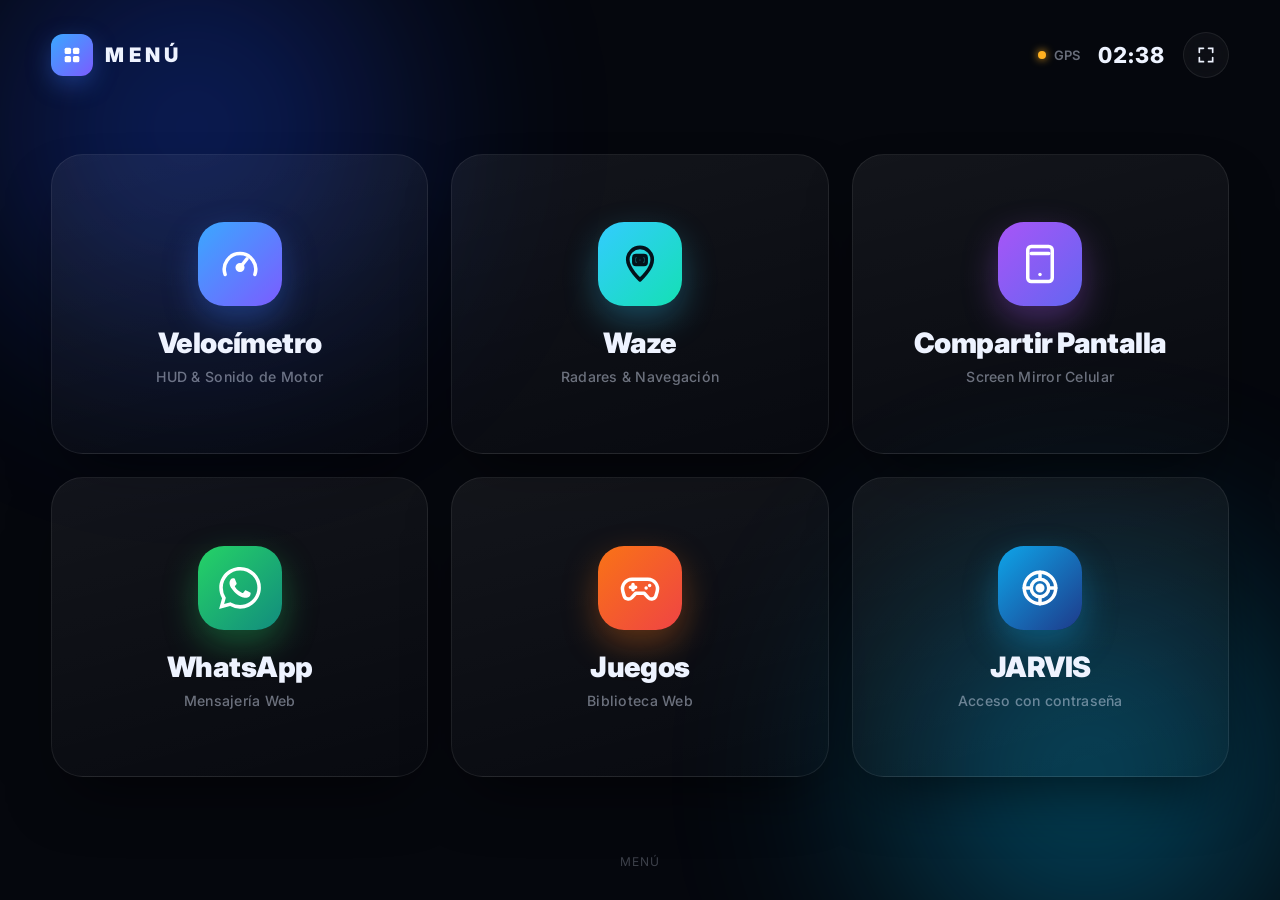
<file: index.html>
<!doctype html>
<html lang="es">
<head>
<meta charset="utf-8">
<link rel="icon" href="icono.svg" type="image/svg+xml">
<link rel="icon" href="icono-32.png" sizes="32x32" type="image/png">
<link rel="icon" href="icono-192.png" sizes="192x192" type="image/png">
<link rel="apple-touch-icon" href="icono-180.png">
<link rel="manifest" href="manifest.webmanifest">
<meta name="application-name" content="MENÚ">
<meta name="viewport" content="width=device-width,initial-scale=1,user-scalable=no">
<title>MENÚ</title>
<meta name="theme-color" content="#05070d">
<link rel="preconnect" href="https://fonts.googleapis.com">
<link rel="preconnect" href="https://fonts.gstatic.com" crossorigin>
<link href="https://fonts.googleapis.com/css2?family=Inter:wght@400;500;600;700;800;900&display=swap" rel="stylesheet">
<link rel="stylesheet" href="css/jarvis.css">
<style>
  :root{
    --bg:#05070d;
    --panel:rgba(255,255,255,.035);
    --line:rgba(255,255,255,.08);
    --txt:#eef3ff;
    --mut:rgba(226,234,255,.45);
    --a1:#3aa8ff; --a2:#7b5cff;
    --w1:#33ccff; --w2:#14e0b4;
  }
  *{box-sizing:border-box;margin:0;padding:0;-webkit-tap-highlight-color:transparent}
  html,body{height:100%}
  body{
    background:var(--bg);color:var(--txt);
    font-family:Inter,system-ui,-apple-system,"Segoe UI",Roboto,sans-serif;
    overflow:hidden;user-select:none;-webkit-user-select:none;
  }

  .bg{position:fixed;inset:0;z-index:0;overflow:hidden;pointer-events:none}
  .orb{position:absolute;border-radius:50%;filter:blur(100px);opacity:.45}
  .orb.o1{width:50vw;height:50vw;left:-10vw;top:-15vw;background:radial-gradient(circle,#1b4dff 0%,transparent 65%)}
  .orb.o2{width:50vw;height:50vw;right:-10vw;bottom:-15vw;background:radial-gradient(circle,#00c2ff 0%,transparent 65%)}

  .app{position:relative;z-index:1;height:100%;display:flex;flex-direction:column;justify-content:space-between;padding:clamp(20px,3.5vh,40px) clamp(24px,4vw,60px)}

  /* Barra superior minimalista */
  header{display:flex;align-items:center;justify-content:space-between}
  .brand{display:flex;align-items:center;gap:12px}
  .logo{width:42px;height:42px;border-radius:12px;display:grid;place-items:center;
    background:linear-gradient(135deg,var(--a1),var(--a2));box-shadow:0 8px 24px rgba(58,120,255,.35)}
  .logo svg{width:22px;height:22px}
  .brand-name{font-size:20px;font-weight:900;letter-spacing:.22em}

  .hdr-right{display:flex;align-items:center;gap:14px}
  .gps-status{display:flex;align-items:center;gap:8px;font-size:13px;font-weight:600;color:var(--mut)}
  .dot{width:8px;height:8px;border-radius:50%;background:#ffb020;box-shadow:0 0 8px #ffb020}
  .dot.ok{background:#2ee59d;box-shadow:0 0 8px #2ee59d}
  .clock{font-size:22px;font-weight:800;color:var(--txt);font-variant-numeric:tabular-nums;letter-spacing:.04em;margin:0 4px}
  .icon-btn{width:46px;height:46px;border-radius:50%;border:1px solid var(--line);background:var(--panel);backdrop-filter:blur(14px);
    color:var(--txt);display:grid;place-items:center;cursor:pointer;transition:transform .12s,background .2s}
  .icon-btn:active{transform:scale(.92);background:rgba(255,255,255,.12)}
  .icon-btn svg{width:20px;height:20px}

  /* Centro: Tarjetas Minimalistas */
  main{flex:1;display:flex;align-items:center;justify-content:center;padding:20px 0}
  .modules{display:grid;grid-template-columns:repeat(3,1fr);gap:clamp(14px,1.8vw,28px);width:100%;max-width:1440px}
  
  .card{
    position:relative;display:flex;flex-direction:column;justify-content:center;align-items:center;text-align:center;
    min-height:clamp(260px,44vh,390px);padding:clamp(20px,2vw,36px);
    border-radius:32px;text-decoration:none;color:var(--txt);
    background:linear-gradient(165deg,rgba(255,255,255,.06),rgba(255,255,255,.015));
    border:1px solid rgba(255,255,255,.08);
    box-shadow:0 30px 60px -20px rgba(0,0,0,.6);
    transition:transform .22s cubic-bezier(.2,.8,.2,1),border-color .22s,box-shadow .22s;
  }
  .card:hover,.card:focus-visible{transform:translateY(-6px);border-color:rgba(255,255,255,.2);box-shadow:0 35px 70px -15px rgba(0,0,0,.8)}
  .card:active{transform:scale(.97)}

  .card-ico{
    width:84px;height:84px;border-radius:26px;display:grid;place-items:center;margin-bottom:20px;
    transition:transform .22s cubic-bezier(.2,.8,.2,1),box-shadow .22s;
  }
  .speed .card-ico{background:linear-gradient(135deg,var(--a1),var(--a2));box-shadow:0 14px 34px rgba(58,120,255,.35)}
  .waze .card-ico{background:linear-gradient(135deg,var(--w1),var(--w2));box-shadow:0 14px 34px rgba(51,204,255,.3)}
  .mirror .card-ico{background:linear-gradient(135deg,#a855f7,#6366f1);box-shadow:0 14px 34px rgba(168,85,247,.35)}
  .whatsapp .card-ico{background:linear-gradient(135deg,#25D366,#128C7E);box-shadow:0 14px 34px rgba(37,211,102,.35)}
  .juegos .card-ico{background:linear-gradient(135deg,#f97316,#ef4444);box-shadow:0 14px 34px rgba(249,115,22,.35)}
  .card:hover .card-ico{transform:scale(1.06)}
  .card-ico svg{width:42px;height:42px}

  .card h2{font-size:clamp(22px,2.2vw,34px);font-weight:900;letter-spacing:-.02em}
  .card p{margin-top:8px;font-size:clamp(13px,1.1vw,16px);font-weight:500;color:var(--mut);letter-spacing:.02em}

  footer{display:flex;justify-content:center;align-items:center;font-size:12px;color:rgba(226,234,255,.25);letter-spacing:.1em;text-transform:uppercase}

  .modules .card{min-height:clamp(180px,34vh,300px)}
  @media (max-width:680px){
    body{overflow:auto}
    .modules{grid-template-columns:1fr}
    .card{min-height:200px}
  }
</style>
</head>
<body>
<div class="bg" aria-hidden="true">
  <div class="orb o1"></div><div class="orb o2"></div>
</div>

<div class="app">
  <header>
    <div class="brand">
      <div class="logo" aria-hidden="true">
        <svg viewBox="0 0 24 24" fill="#fff"><rect x="4" y="4" width="7" height="7" rx="1.8"/><rect x="13" y="4" width="7" height="7" rx="1.8"/><rect x="4" y="13" width="7" height="7" rx="1.8"/><rect x="13" y="13" width="7" height="7" rx="1.8"/></svg>
      </div>
      <div class="brand-name">MENÚ</div>
    </div>
    <div class="hdr-right">
      <div class="gps-status" id="gpsStatus"><span class="dot" id="gpsDot"></span><span id="gpsTxt">GPS</span></div>
      <span class="clock" id="clock">--:--</span>
      <button class="icon-btn" id="fsBtn" aria-label="Pantalla completa" title="Pantalla completa">
        <svg viewBox="0 0 24 24" fill="none" stroke="currentColor" stroke-width="2" stroke-linecap="round"><path d="M4 9V4h5M20 9V4h-5M4 15v5h5M20 15v5h-5"/></svg>
      </button>
    </div>
  </header>

  <main>
    <nav class="modules" aria-label="Módulos">
      <a class="card speed" id="openSpeed" href="velocidad.html">
        <div class="card-ico" aria-hidden="true">
          <svg viewBox="0 0 24 24" fill="none" stroke="#fff" stroke-width="2" stroke-linecap="round" stroke-linejoin="round"><path d="M12 14l4-5"/><path d="M3.5 18a9 9 0 1 1 17 0"/><circle cx="12" cy="14" r="1.6" fill="#fff"/></svg>
        </div>
        <h2>Velocímetro</h2>
        <p>HUD &amp; Sonido de Motor</p>
      </a>

      <a class="card waze" id="openWaze" href="waze.html">
        <div class="card-ico" aria-hidden="true">
          <svg viewBox="0 0 24 24" fill="none" stroke="#04121b" stroke-width="2.1" stroke-linecap="round" stroke-linejoin="round"><path d="M12 21s-7-6.2-7-11.5A7 7 0 0 1 19 9.5C19 14.8 12 21 12 21z"/><rect x="8.5" y="7.2" width="7" height="5" rx="1.2"/><circle cx="12" cy="9.7" r="1.3"/></svg>
        </div>
        <h2>Waze</h2>
        <p>Radares &amp; Navegación</p>
      </a>

      <a class="card mirror" id="openMirror" href="compartir.html">
        <div class="card-ico" aria-hidden="true">
          <svg viewBox="0 0 24 24" fill="none" stroke="#fff" stroke-width="2" stroke-linecap="round" stroke-linejoin="round">
            <rect x="5" y="2" width="14" height="20" rx="2" ry="2"/>
            <path d="M12 18h.01"/>
            <path d="M17 6H7"/>
          </svg>
        </div>
        <h2>Compartir Pantalla</h2>
        <p>Screen Mirror Celular</p>
      </a>

      <a class="card whatsapp" id="openWhatsApp" href="https://web.whatsapp.com/" target="_blank" rel="noopener">
        <div class="card-ico" aria-hidden="true">
          <svg viewBox="0 0 24 24" fill="#fff"><path d="M17.472 14.382c-.297-.149-1.758-.867-2.03-.967-.273-.099-.471-.148-.67.15-.197.297-.767.966-.94 1.164-.173.199-.347.223-.644.075-.297-.15-1.255-.463-2.39-1.475-.883-.788-1.48-1.761-1.653-2.059-.173-.297-.018-.458.13-.606.134-.133.298-.347.446-.52.149-.174.198-.298.298-.497.099-.198.05-.371-.025-.52-.075-.149-.669-1.612-.916-2.207-.242-.579-.487-.5-.669-.51-.173-.008-.371-.01-.57-.01-.198 0-.52.074-.792.372-.272.297-1.04 1.016-1.04 2.479 0 1.462 1.065 2.875 1.213 3.074.149.198 2.096 3.2 5.077 4.487.709.306 1.262.489 1.694.625.712.227 1.36.195 1.871.118.571-.085 1.758-.719 2.006-1.413.248-.694.248-1.289.173-1.413-.074-.124-.272-.198-.57-.347m-5.421 7.403h-.004a9.87 9.87 0 01-5.031-1.378l-.361-.214-3.741.982.998-3.648-.235-.374a9.86 9.86 0 01-1.51-5.26c.001-5.45 4.436-9.884 9.888-9.884 2.64 0 5.122 1.03 6.988 2.898a9.825 9.825 0 012.893 6.994c-.003 5.45-4.437 9.884-9.885 9.884m8.413-18.297A11.815 11.815 0 0012.05 0C5.495 0 .16 5.335.157 11.892c0 2.096.547 4.142 1.588 5.945L.057 24l6.305-1.654a11.882 11.882 0 005.683 1.448h.005c6.554 0 11.89-5.335 11.893-11.893a11.821 11.821 0 00-3.48-8.413z"/></svg>
        </div>
        <h2>WhatsApp</h2>
        <p>Mensajería Web</p>
      </a>

      <a class="card juegos" id="openJuegos" href="juegos.html">
        <div class="card-ico" aria-hidden="true">
          <svg viewBox="0 0 24 24" fill="none" stroke="#fff" stroke-width="2" stroke-linecap="round" stroke-linejoin="round">
            <path d="M7.5 7h9a5.5 5.5 0 0 1 5.3 7l-.7 2.4a2.6 2.6 0 0 1-4.4 1.1L14.4 15H9.6l-2.3 2.5a2.6 2.6 0 0 1-4.4-1.1L2.2 14a5.5 5.5 0 0 1 5.3-7z"/>
            <path d="M8 10v3M6.5 11.5h3"/>
            <path d="M15.5 12h.01M17.5 10.5h.01"/>
          </svg>
        </div>
        <h2>Juegos</h2>
        <p>Biblioteca Web</p>
      </a>

      <a class="card jarvis" id="openJarvis" href="#" aria-haspopup="dialog">
        <div class="card-ico" aria-hidden="true">
          <svg viewBox="0 0 24 24" fill="none" stroke="#fff" stroke-width="2" stroke-linecap="round" stroke-linejoin="round">
            <circle cx="12" cy="12" r="9"/>
            <circle cx="12" cy="12" r="5"/>
            <circle cx="12" cy="12" r="1.6" fill="#fff"/>
            <path d="M12 3v4M12 17v4M3 12h4M17 12h4"/>
          </svg>
        </div>
        <h2>JARVIS</h2>
        <p>Acceso con contraseña</p>
      </a>
    </nav>
  </main>

  <footer>MENÚ</footer>
</div>

<script>
"use strict";
const $ = id => document.getElementById(id);

function tick(){
  const d = new Date();
  $('clock').textContent = d.toLocaleTimeString('es-CO',{hour:'2-digit',minute:'2-digit',hour12:false});
}
tick(); setInterval(tick, 10000);

function setGps(state){
  const dot = $('gpsDot'), txt = $('gpsTxt');
  dot.className = 'dot' + (state==='granted' ? ' ok' : '');
  txt.textContent = state==='granted' ? 'GPS listo' : 'GPS';
}
if (navigator.permissions && navigator.permissions.query) {
  navigator.permissions.query({name:'geolocation'}).then(p => { setGps(p.state); p.onchange = () => setGps(p.state); }).catch(() => setGps('prompt'));
}

const isFs = () => !!(document.fullscreenElement || document.webkitFullscreenElement);
$('fsBtn').onclick = () => {
  const el = document.documentElement;
  if (!isFs()) (el.requestFullscreen || el.webkitRequestFullscreen).call(el);
  else (document.exitFullscreen || document.webkitExitFullscreen).call(document);
};
</script>
<dialog class="jarvis-dialogo" id="jarvisDialogo" aria-labelledby="jarvisTitulo">
  <h2 id="jarvisTitulo">JARVIS</h2>
  <p>Ingresa la contraseña</p>
  <div class="jarvis-puntos" aria-hidden="true"><span></span><span></span><span></span><span></span><span></span><span></span></div>
  <div class="jarvis-mensaje" id="jarvisMensaje" role="alert"></div>
  <div class="jarvis-teclado">
    <button type="button" data-digito="1">1</button>
    <button type="button" data-digito="2">2</button>
    <button type="button" data-digito="3">3</button>
    <button type="button" data-digito="4">4</button>
    <button type="button" data-digito="5">5</button>
    <button type="button" data-digito="6">6</button>
    <button type="button" data-digito="7">7</button>
    <button type="button" data-digito="8">8</button>
    <button type="button" data-digito="9">9</button>
    <button type="button" class="accion" data-accion="cerrar">Cerrar</button>
    <button type="button" data-digito="0">0</button>
    <button type="button" class="accion" data-accion="borrar" aria-label="Borrar">Borrar</button>
  </div>
</dialog>

<script src="js/jarvis-cifrado.js"></script>
<script src="js/jarvis-candado.js"></script>
<script src="js/jarvis.js"></script>
</body>
</html>
</file>
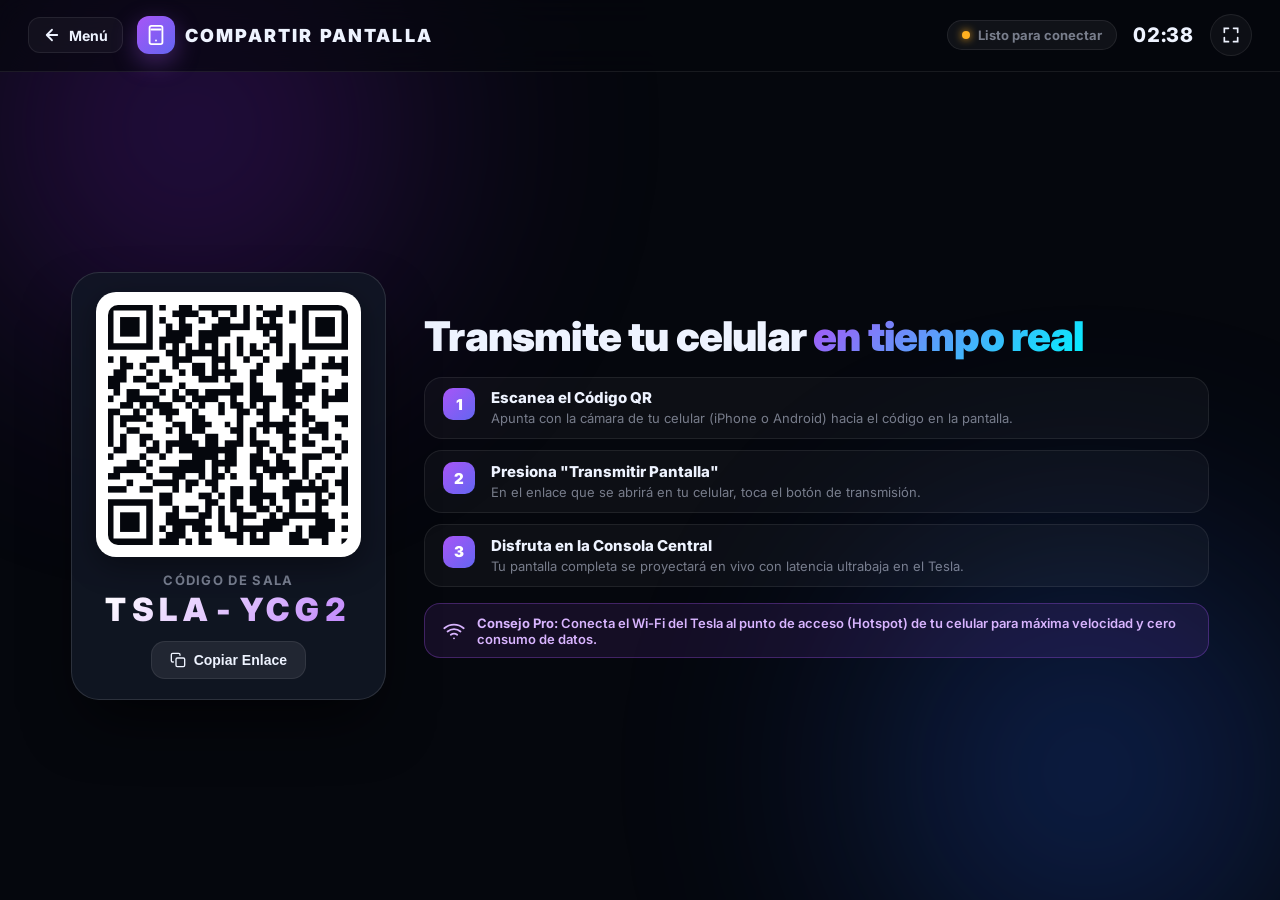
<file: compartir.html>
<!doctype html>
<html lang="es">
<head>
<meta charset="utf-8">
<link rel="icon" href="icono.svg" type="image/svg+xml">
<link rel="icon" href="icono-32.png" sizes="32x32" type="image/png">
<link rel="icon" href="icono-192.png" sizes="192x192" type="image/png">
<link rel="apple-touch-icon" href="icono-180.png">
<link rel="manifest" href="manifest.webmanifest">
<meta name="application-name" content="MENÚ">
<meta name="viewport" content="width=device-width,initial-scale=1,user-scalable=no">
<title>Compartir Pantalla · MENÚ</title>
<meta name="theme-color" content="#05070d">
<link rel="preconnect" href="https://fonts.googleapis.com">
<link rel="preconnect" href="https://fonts.gstatic.com" crossorigin>
<link href="https://fonts.googleapis.com/css2?family=Inter:wght@400;500;600;700;800;900&display=swap" rel="stylesheet">
<link rel="stylesheet" href="css/compartir.css">
</head>
<body>

<div class="bg-ambient" aria-hidden="true">
  <div class="orb o1"></div>
  <div class="orb o2"></div>
</div>

<div class="app-container">
  <header>
    <div class="brand-group">
      <a href="index.html" class="btn-back" title="Volver al menú principal">
        <svg viewBox="0 0 24 24" fill="none" stroke="currentColor" stroke-width="2.4" stroke-linecap="round" stroke-linejoin="round"><path d="M19 12H5M12 19l-7-7 7-7"/></svg>
        <span>Menú</span>
      </a>
      <div class="brand">
        <div class="brand-logo" aria-hidden="true">
          <svg viewBox="0 0 24 24" fill="none" stroke="#fff" stroke-width="2" stroke-linecap="round" stroke-linejoin="round">
            <rect x="5" y="2" width="14" height="20" rx="2" ry="2"/>
            <path d="M12 18h.01"/>
            <path d="M17 6H7"/>
          </svg>
        </div>
        <div class="brand-title">COMPARTIR PANTALLA</div>
      </div>
    </div>

    <div class="hdr-right">
      <div class="status-pill">
        <span class="dot" id="statusDot"></span>
        <span id="statusTxt">Conectando…</span>
      </div>
      <span class="hdr-clock" id="clock">--:--</span>
      <button class="btn-icon" id="btnFullscreen" title="Pantalla completa" aria-label="Pantalla completa">
        <svg viewBox="0 0 24 24" fill="none" stroke="currentColor" stroke-width="2" stroke-linecap="round"><path d="M4 9V4h5M20 9V4h-5M4 15v5h5M20 15v5h-5"/></svg>
      </button>
    </div>
  </header>

  <main>
    <!-- 1. MODO RECEPTOR (PANTALLA DEL TESLA) -->
    <div class="pairing-view" id="pairingView">
      <div class="qr-card">
        <div class="qr-wrapper" id="qrcode"></div>
        <div class="room-code-tag">Código de Sala</div>
        <div class="room-code-val" id="roomCodeVal">TSLA-....</div>
        <button class="btn-copy" id="btnCopyLink" title="Copiar enlace directo">
          <svg viewBox="0 0 24 24" fill="none" stroke="currentColor" stroke-width="2" stroke-linecap="round" stroke-linejoin="round"><rect x="9" y="9" width="13" height="13" rx="2" ry="2"/><path d="M5 15H4a2 2 0 0 1-2-2V4a2 2 0 0 1 2-2h9a2 2 0 0 1 2 2v1"/></svg>
          <span>Copiar Enlace</span>
        </button>
      </div>

      <div class="info-card">
        <h1>Transmite tu celular <span>en tiempo real</span></h1>
        
        <div class="steps-list">
          <div class="step-item">
            <div class="step-num">1</div>
            <div class="step-text">
              <b>Escanea el Código QR</b>
              <p>Apunta con la cámara de tu celular (iPhone o Android) hacia el código en la pantalla.</p>
            </div>
          </div>

          <div class="step-item">
            <div class="step-num">2</div>
            <div class="step-text">
              <b>Presiona "Transmitir Pantalla"</b>
              <p>En el enlace que se abrirá en tu celular, toca el botón de transmisión.</p>
            </div>
          </div>

          <div class="step-item">
            <div class="step-num">3</div>
            <div class="step-text">
              <b>Disfruta en la Consola Central</b>
              <p>Tu pantalla completa se proyectará en vivo con latencia ultrabaja en el Tesla.</p>
            </div>
          </div>
        </div>

        <div class="hotspot-tip">
          <svg viewBox="0 0 24 24" fill="none" stroke="currentColor" stroke-width="2" stroke-linecap="round" stroke-linejoin="round"><path d="M5 12.55a11 11 0 0 1 14.08 0"/><path d="M1.42 9a16 16 0 0 1 21.16 0"/><path d="M8.53 16.11a6 6 0 0 1 6.95 0"/><line x1="12" y1="20" x2="12.01" y2="20"/></svg>
          <span><b>Consejo Pro:</b> Conecta el Wi-Fi del Tesla al punto de acceso (Hotspot) de tu celular para máxima velocidad y cero consumo de datos.</span>
        </div>
      </div>
    </div>

    <!-- 2. REPRODUCTOR DE PANTALLA EN VIVO (TESLA) -->
    <div class="stream-container" id="streamContainer" hidden>
      <div class="live-badge" id="liveHud">
        <span class="dot live"></span>
        <span>EN VIVO · P2P</span>
      </div>

      <div class="video-wrapper">
        <video id="teslaVideo" autoplay playsinline></video>
      </div>

      <div class="stream-overlay" id="streamOverlay">
        <button class="stream-ctrl-btn" id="ctrlFit" title="Alternar entre ajustar al marco o rellenar pantalla">
          <svg viewBox="0 0 24 24" fill="none" stroke="currentColor" stroke-width="2" stroke-linecap="round" stroke-linejoin="round"><polyline points="15 3 21 3 21 9"/><polyline points="9 21 3 21 3 15"/><line x1="21" y1="3" x2="14" y2="10"/><line x1="3" y1="21" x2="10" y2="14"/></svg>
          <span id="ctrlFitTxt">Ajustar</span>
        </button>

        <button class="stream-ctrl-btn" id="ctrlRotate" title="Rotar video (0°, 90°, 180°, 270°)">
          <svg viewBox="0 0 24 24" fill="none" stroke="currentColor" stroke-width="2" stroke-linecap="round" stroke-linejoin="round"><path d="M21.5 2v6h-6M21.34 15.57a10 10 0 1 1-.57-8.38l5.67-5.67"/></svg>
          <span id="ctrlRotateTxt">Rotar</span>
        </button>

        <button class="stream-ctrl-btn" id="ctrlDim" title="Atenuar brillo para conducción nocturna">
          <svg viewBox="0 0 24 24" fill="none" stroke="currentColor" stroke-width="2" stroke-linecap="round" stroke-linejoin="round"><circle cx="12" cy="12" r="5"/><path d="M12 1v2M12 21v2M4.22 4.22l1.42 1.42M18.36 18.36l1.42 1.42M1 12h2M21 12h2M4.22 19.78l1.42-1.42M18.36 5.64l1.42-1.42"/></svg>
          <span id="ctrlDimTxt">Brillo</span>
        </button>

        <button class="stream-ctrl-btn" id="ctrlAudio" title="Silenciar / Activar audio del video">
          <svg viewBox="0 0 24 24" fill="none" stroke="currentColor" stroke-width="2" stroke-linecap="round" stroke-linejoin="round"><polygon points="11 5 6 9 2 9 2 15 6 15 11 19 11 5"/><path d="M19.07 4.93a10 10 0 0 1 0 14.14M15.54 8.46a5 5 0 0 1 0 7.07"/></svg>
          <span id="ctrlAudioTxt">Audio</span>
        </button>

        <button class="stream-ctrl-btn" id="ctrlFullscreen" title="Pantalla completa">
          <svg viewBox="0 0 24 24" fill="none" stroke="currentColor" stroke-width="2" stroke-linecap="round"><path d="M4 9V4h5M20 9V4h-5M4 15v5h5M20 15v5h-5"/></svg>
          <span>Pantalla</span>
        </button>

        <button class="stream-ctrl-btn danger" id="ctrlDisconnect" title="Desconectar y volver a vincular">
          <svg viewBox="0 0 24 24" fill="none" stroke="currentColor" stroke-width="2" stroke-linecap="round"><line x1="18" y1="6" x2="6" y2="18"/><line x1="6" y1="6" x2="18" y2="18"/></svg>
          <span>Desconectar</span>
        </button>
      </div>
    </div>

    <!-- 3. MODO TRANSMISOR (CELULAR / MOBILE SENDER) -->
    <div class="sender-view" id="senderView" hidden>
      <div class="sender-card">
        <div class="sender-target" id="targetCodeBadge">Tesla: TSLA-....</div>
        <h2 id="senderTitle">Compartir con Tesla</h2>
        <p id="senderSubtitle">Transmite en tiempo real hacia la consola de tu auto.</p>

        <div class="ios-alert-card" id="iosAlertCard" hidden>
          <div class="ios-alert-hdr">
            <svg viewBox="0 0 24 24" fill="none" stroke="#f59e0b" stroke-width="2.2" stroke-linecap="round" stroke-linejoin="round"><path d="M10.29 3.86L1.82 18a2 2 0 0 0 1.71 3h16.94a2 2 0 0 0 1.71-3L13.71 3.86a2 2 0 0 0-3.42 0z"/><line x1="12" y1="9" x2="12" y2="13"/><line x1="12" y1="17" x2="12.01" y2="17"/></svg>
            <span>Aviso para iPhone (iOS)</span>
          </div>
          <p>Apple no permite que ningún navegador web grabe otras apps en iOS. Para vincular con el auto, transmite tu <b>Cámara en vivo (Dashcam/Espejo)</b>. Para pantalla completa en iOS se requiere una app de App Store.</p>
        </div>

        <div class="opt-box">
          <div class="opt-row">
            <span>Fuente a Transmitir</span>
            <select id="optSource">
              <option value="screen">Pantalla Completa (Android / PC)</option>
              <option value="camera-back">Cámara Trasera (Compatible iPhone)</option>
              <option value="camera-front">Cámara Frontal (Compatible iPhone)</option>
            </select>
          </div>

          <div class="opt-row">
            <span>Calidad de Video</span>
            <select id="optQuality">
              <option value="1080">1080p · 60 FPS (Máxima)</option>
              <option value="720" selected>720p · 30 FPS (Fluida)</option>
              <option value="480">480p · 30 FPS (Bajo consumo)</option>
            </select>
          </div>

          <div class="opt-row">
            <span>Compartir Audio</span>
            <label class="switch">
              <input type="checkbox" id="optAudio" checked>
              <span class="slider"></span>
            </label>
          </div>
        </div>

        <button class="btn-big-action" id="btnStartShare">
          <svg viewBox="0 0 24 24" fill="none" stroke="currentColor" stroke-width="2.4" stroke-linecap="round" stroke-linejoin="round">
            <circle cx="12" cy="12" r="10"/>
            <polygon points="10 8 16 12 10 16 10 8" fill="currentColor"/>
          </svg>
          <span id="btnStartTxt">Iniciar Transmisión</span>
        </button>

        <div id="broadcastStatus" style="margin-top: 14px; font-weight: 700; color: #ff6b6b;" hidden>
          <span class="dot live" style="display:inline-block; vertical-align: middle; margin-right: 6px;"></span>
          Transmitiendo: <span id="shareTimer" style="font-variant-numeric: tabular-nums;">00:00</span>
        </div>

        <video id="senderPreview" class="sender-preview" autoplay playsinline muted hidden></video>
      </div>
    </div>
  </main>
</div>

<!-- Librerías locales para máxima confiabilidad -->
<script src="js/qrcode.min.js"></script>
<script src="js/peerjs.min.js"></script>
<script src="js/compartir.js"></script>
</body>
</html>
</file>
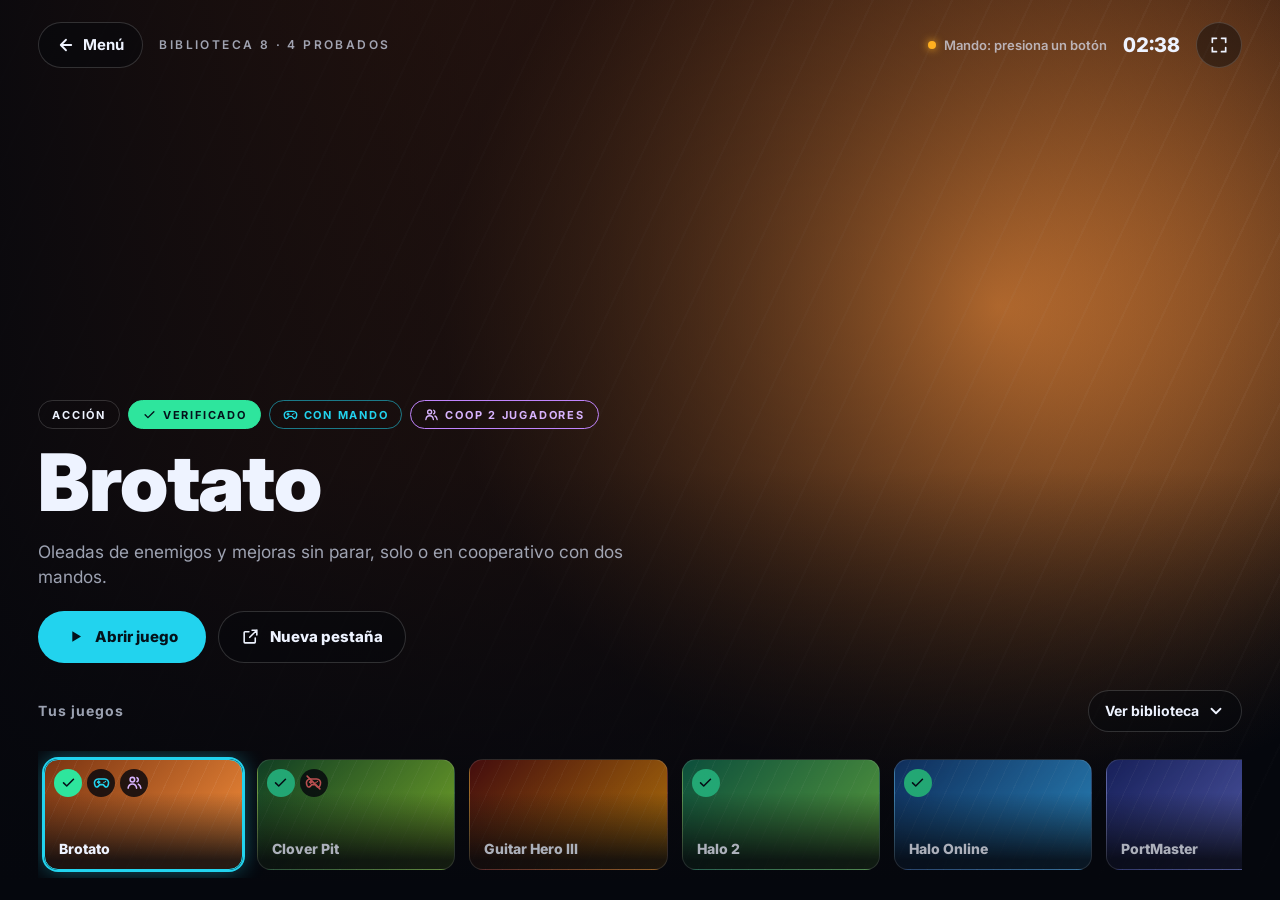
<file: juegos.html>
<!doctype html>
<html lang="es">
<head>
<meta charset="utf-8">
<link rel="icon" href="icono.svg" type="image/svg+xml">
<link rel="icon" href="icono-32.png" sizes="32x32" type="image/png">
<link rel="icon" href="icono-192.png" sizes="192x192" type="image/png">
<link rel="apple-touch-icon" href="icono-180.png">
<link rel="manifest" href="manifest.webmanifest">
<meta name="application-name" content="MENÚ">
<meta name="viewport" content="width=device-width,initial-scale=1,user-scalable=no">
<title>Juegos · MENÚ</title>
<meta name="theme-color" content="#05070d">
<link rel="preconnect" href="https://fonts.googleapis.com">
<link rel="preconnect" href="https://fonts.gstatic.com" crossorigin>
<link href="https://fonts.googleapis.com/css2?family=Inter:wght@400;500;600;700;800;900&display=swap" rel="stylesheet">
<link rel="stylesheet" href="css/juegos.css">
</head>
<body>

<div class="arte" id="arte" aria-hidden="true"></div>

<div class="app">
  <header>
    <div class="hdr-izq">
      <a href="index.html" class="btn-volver" title="Volver al menú principal">
        <svg viewBox="0 0 24 24" fill="none" stroke="currentColor" stroke-width="2.4" stroke-linecap="round" stroke-linejoin="round"><path d="M19 12H5M12 19l-7-7 7-7"/></svg>
        <span>Menú</span>
      </a>
      <span class="biblioteca" id="biblioteca">Biblioteca</span>
    </div>
    <div class="hdr-der">
      <div class="mando" id="mando" role="status">
        <span class="punto" id="mandoPunto"></span>
        <span id="mandoTxt">Mando: presiona un botón</span>
      </div>
      <span class="reloj" id="reloj">--:--</span>
      <button class="btn-icono" id="btnPantalla" aria-label="Pantalla completa" title="Pantalla completa">
        <svg viewBox="0 0 24 24" fill="none" stroke="currentColor" stroke-width="2" stroke-linecap="round"><path d="M4 9V4h5M20 9V4h-5M4 15v5h5M20 15v5h-5"/></svg>
      </button>
    </div>
  </header>

  <main>
    <section class="destacado" aria-live="polite">
      <div class="etiquetas">
        <span class="etiqueta" id="categoria"></span>
        <span class="etiqueta prueba" id="etiquetaPrueba"></span>
        <span class="insignias-texto" id="insigniasTexto"></span>
      </div>
      <h1 id="titulo"></h1>
      <p id="descripcion"></p>
      <div class="acciones">
        <a class="btn-abrir" id="btnAbrir" rel="noopener noreferrer">
          <svg viewBox="0 0 24 24" fill="currentColor" aria-hidden="true"><path d="M8 5.5v13l11-6.5z"/></svg>
          <span>Abrir juego</span>
        </a>
        <a class="btn-secundario" id="btnPestana" target="_blank" rel="noopener noreferrer">
          <svg viewBox="0 0 24 24" fill="none" stroke="currentColor" stroke-width="2" stroke-linecap="round" stroke-linejoin="round" aria-hidden="true"><path d="M14 4h6v6M20 4l-9 9M18 14v5a1 1 0 0 1-1 1H5a1 1 0 0 1-1-1V7a1 1 0 0 1 1-1h5"/></svg>
          <span>Nueva pestaña</span>
        </a>
        <div class="marcar" id="marcar" role="group" aria-label="Resultado de la prueba en el Tesla">
          <button class="btn-marca ok" id="btnFunciona" aria-pressed="false">Funciona</button>
          <button class="btn-marca falla" id="btnFalla" aria-pressed="false">Falla</button>
          <span class="aviso-guardado" id="avisoGuardado" role="alert" hidden>No se pudo guardar en este navegador</span>
        </div>
      </div>
    </section>

    <div class="fila-cabecera" id="filaCabecera">
      <h2 id="filaTitulo">Tus juegos</h2>
      <button class="btn-biblioteca" id="btnBiblioteca" type="button" aria-expanded="false" aria-controls="fila">
        <span id="btnBibliotecaTxt">Ver biblioteca</span>
        <svg viewBox="0 0 24 24" fill="none" stroke="currentColor" stroke-width="2.4" stroke-linecap="round" stroke-linejoin="round" aria-hidden="true"><path d="M6 9l6 6 6-6"/></svg>
      </button>
    </div>

    <nav class="fila" id="fila" aria-label="Juegos disponibles"></nav>
  </main>
</div>

<script src="js/juegos-data.js"></script>
<script src="js/juegos.js"></script>
</body>
</html>
</file>
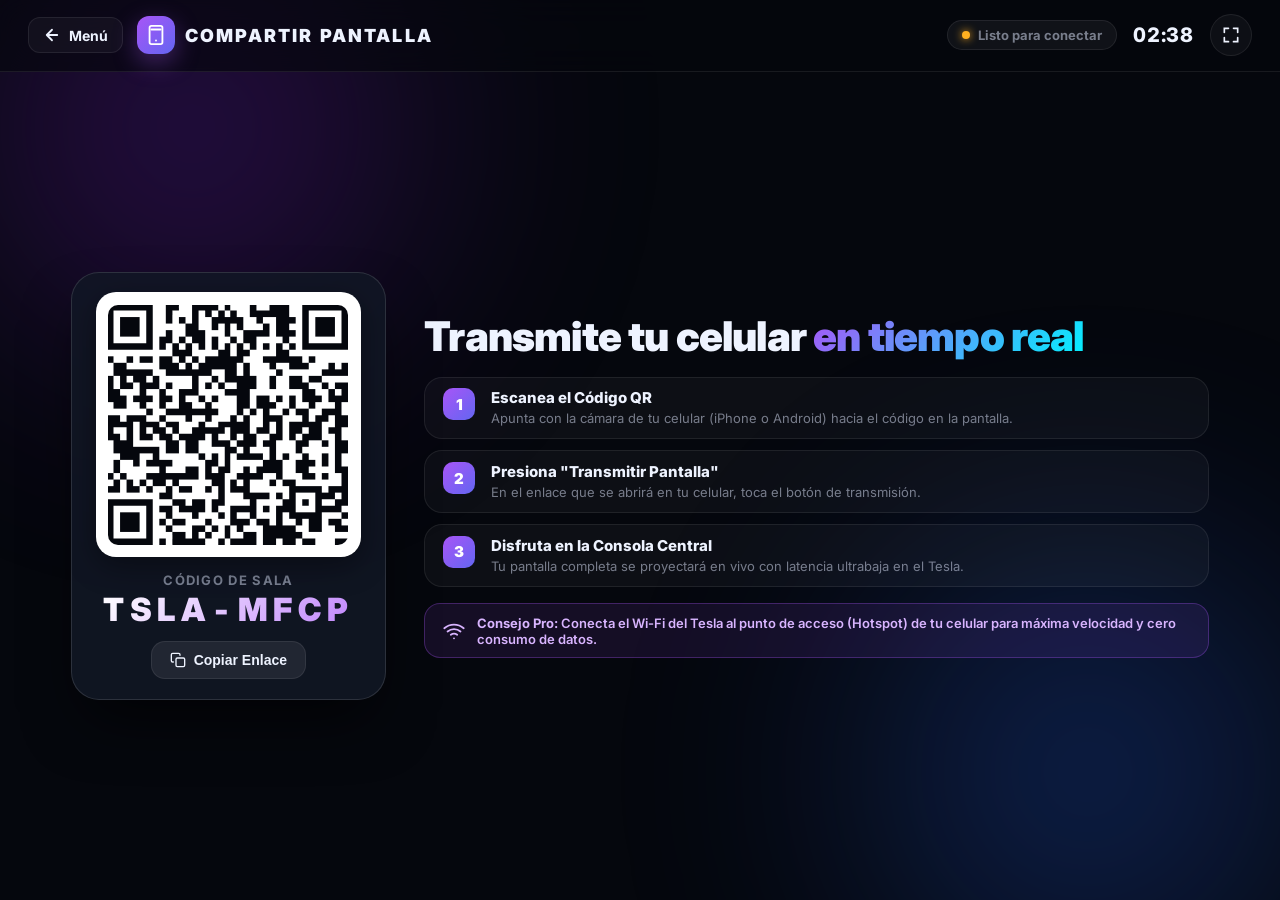
<file: mirror.html>
<!doctype html>
<html>
<head>
<meta charset="utf-8">
<link rel="icon" href="icono.svg" type="image/svg+xml">
<link rel="icon" href="icono-32.png" sizes="32x32" type="image/png">
<link rel="icon" href="icono-192.png" sizes="192x192" type="image/png">
<link rel="apple-touch-icon" href="icono-180.png">
<link rel="manifest" href="manifest.webmanifest">
<meta name="application-name" content="MENÚ">
<meta http-equiv="refresh" content="0; url=compartir.html">
<title>Redirigiendo a Compartir Pantalla...</title>
<script>
  window.location.replace("compartir.html" + window.location.search);
</script>
</head>
<body>
<p>Redirigiendo a <a href="compartir.html">Compartir Pantalla</a>...</p>
</body>
</html>
</file>
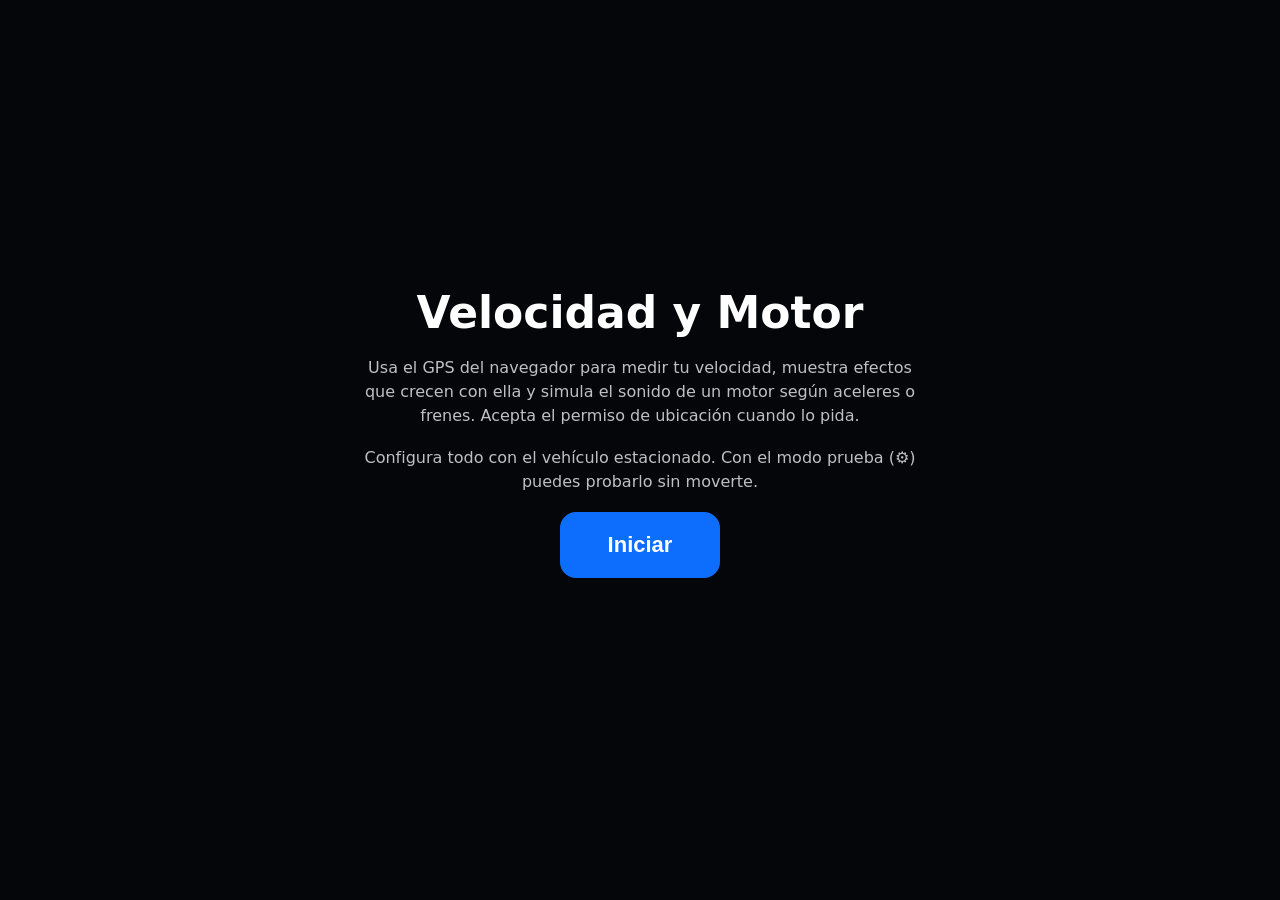
<file: velocidad-motor.html>
<!doctype html>
<html lang="es">
<head>
<meta charset="utf-8">
<meta name="viewport" content="width=device-width,initial-scale=1,user-scalable=no">
<title>Velocidad y Motor</title>
<style>
  :root{--hue:200}
  *{box-sizing:border-box;margin:0;padding:0;-webkit-tap-highlight-color:transparent}
  html,body{height:100%;background:#04060a;color:#fff;font-family:system-ui,-apple-system,"Segoe UI",Roboto,sans-serif;overflow:hidden;user-select:none}
  canvas{position:fixed;inset:0;width:100%;height:100%;display:block}
  #hud{position:fixed;inset:0;display:flex;flex-direction:column;align-items:center;justify-content:center;pointer-events:none}
  #speed{font-size:clamp(90px,26vw,360px);font-weight:800;line-height:1;font-variant-numeric:tabular-nums;letter-spacing:-.02em;
    color:hsl(var(--hue) 100% 70%);text-shadow:0 0 30px hsl(var(--hue) 100% 55% / .8),0 0 90px hsl(var(--hue) 100% 50% / .5)}
  #unit{font-size:clamp(18px,3.2vw,40px);letter-spacing:.3em;opacity:.8;margin-top:.2em}
  #accel{margin-top:.8em;font-size:clamp(14px,2.2vw,26px);opacity:.9;min-height:1.4em}
  #bottom{position:fixed;left:0;right:0;bottom:0;padding:18px 24px 22px;background:linear-gradient(transparent,rgba(0,0,0,.65));pointer-events:none}
  #engname{font-size:clamp(18px,3vw,34px);font-weight:700}
  #engdesc{font-size:clamp(13px,1.8vw,20px);opacity:.75;margin-top:2px}
  #rpmrow{display:flex;align-items:center;gap:14px;margin-top:12px}
  #gear{font-size:clamp(20px,3vw,36px);font-weight:800;min-width:2.4ch;text-align:center}
  #rpmbar{flex:1;height:12px;border-radius:8px;background:rgba(255,255,255,.12);overflow:hidden}
  #rpmfill{height:100%;width:0;background:linear-gradient(90deg,#2bd4ff,#ffd43b 70%,#ff3b3b);border-radius:8px}
  #rpmtxt{font-size:clamp(14px,2vw,22px);min-width:8ch;text-align:right;font-variant-numeric:tabular-nums}
  #status{position:fixed;top:12px;left:16px;font-size:13px;opacity:.7}
  #gearbtn{position:fixed;top:8px;right:12px;width:52px;height:52px;border-radius:50%;border:1px solid rgba(255,255,255,.25);background:rgba(20,24,32,.7);color:#fff;font-size:24px}
  #panel{position:fixed;top:66px;right:12px;width:min(360px,92vw);max-height:calc(100% - 80px);overflow:auto;background:rgba(14,18,26,.94);border:1px solid rgba(255,255,255,.15);border-radius:16px;padding:16px;display:none}
  #panel.open{display:block}
  #panel h3{font-size:13px;letter-spacing:.12em;text-transform:uppercase;opacity:.6;margin:14px 0 8px}
  #panel h3:first-child{margin-top:0}
  .eng{display:grid;grid-template-columns:1fr 1fr;gap:8px}
  button.e,button.u{padding:14px 8px;border-radius:12px;border:1px solid rgba(255,255,255,.2);background:#1b212c;color:#fff;font-size:15px}
  button.e.on,button.u.on{background:#0d6efd;border-color:#5aa0ff}
  input[type=range]{width:100%;height:36px}
  label.row{display:flex;align-items:center;gap:10px;font-size:15px;padding:6px 0}
  label.row input{width:22px;height:22px}
  #start{position:fixed;inset:0;background:#04060a;display:flex;flex-direction:column;align-items:center;justify-content:center;gap:18px;padding:24px;text-align:center;z-index:10}
  #start h1{font-size:clamp(26px,4vw,44px)}
  #start p{max-width:560px;opacity:.75;line-height:1.5}
  #startbtn{padding:20px 48px;font-size:22px;font-weight:700;border-radius:16px;border:0;background:#0d6efd;color:#fff}
  #msg{color:#ffb74d;font-size:14px;min-height:1.2em}
</style>
</head>
<body>
<canvas id="fx"></canvas>

<div id="hud">
  <div id="speed">0</div>
  <div id="unit">KM/H</div>
  <div id="accel">&nbsp;</div>
</div>

<div id="status">GPS: sin iniciar</div>
<button id="gearbtn" aria-label="Ajustes">⚙</button>

<div id="panel">
  <h3>Motor</h3>
  <div class="eng" id="engbtns"></div>
  <h3>Volumen</h3>
  <input type="range" id="vol" min="0" max="100" value="60">
  <h3>Unidad</h3>
  <div class="eng">
    <button class="u on" data-u="kmh">km/h</button>
    <button class="u" data-u="mph">mph</button>
  </div>
  <h3>Modo prueba (sin GPS)</h3>
  <label class="row"><input type="checkbox" id="test"> Simular velocidad</label>
  <input type="range" id="tspeed" min="0" max="240" value="0">
  <h3>Opciones</h3>
  <label class="row"><input type="checkbox" id="idle" checked> Ralentí con el carro detenido</label>
  <label class="row"><input type="checkbox" id="fxon" checked> Efectos visuales</label>
</div>

<div id="bottom">
  <div id="engname">—</div>
  <div id="engdesc">—</div>
  <div id="rpmrow">
    <div id="gear">N</div>
    <div id="rpmbar"><div id="rpmfill"></div></div>
    <div id="rpmtxt">0 rpm</div>
  </div>
</div>

<div id="start">
  <h1>Velocidad y Motor</h1>
  <p>Usa el GPS del navegador para medir tu velocidad, muestra efectos que crecen con ella y simula el sonido de un motor según aceleres o frenes. Acepta el permiso de ubicación cuando lo pida.</p>
  <p>Configura todo con el vehículo estacionado. Con el modo prueba (⚙) puedes probarlo sin moverte.</p>
  <button id="startbtn">Iniciar</button>
  <div id="msg"></div>
</div>

<script>
"use strict";
const $ = id => document.getElementById(id);
const clamp = (x,a,b) => Math.max(a,Math.min(b,x));

/* ---------- Perfiles de motor ---------- */
// w: formas de onda, g: ganancias, r: multiplicadores de frecuencia de los 3 osciladores
const ENG = {
  v8:{label:'V8 americano',name:'V8 americano',desc:'8 cilindros en V · grave, rugoso y con petardeo al soltar',
      cyl:8,idle:750,red:6200,gears:[40,65,95,130,170,220],
      w:['sawtooth','square','triangle'],g:[.55,.18,.5],r:[1,2,.5],grit:3,cut:350,cutR:2600,q:2,vol:1,pops:true},
  i4:{label:'Turbo 4 cilindros',name:'Turbo 4 cilindros en línea',desc:'4 en línea con turbo · agudo, con silbido de turbina',
      cyl:4,idle:850,red:7000,gears:[38,62,90,125,165,215],
      w:['sawtooth','sawtooth','triangle'],g:[.5,.22,.3],r:[1,1.005,.5],grit:1.5,cut:600,cutR:3800,q:1.5,vol:.9,turbo:true},
  v12:{label:'V12 deportivo',name:'V12 deportivo',desc:'12 cilindros · suave, muy agudo y de alto régimen',
      cyl:12,idle:800,red:8500,gears:[45,75,108,145,185,235],
      w:['sawtooth','triangle','sine'],g:[.4,.3,.35],r:[1,2,.5],grit:.6,cut:900,cutR:5500,q:1.2,vol:.85},
  rotary:{label:'Rotativo Wankel',name:'Rotativo (Wankel)',desc:'Motor rotativo · zumbido agudo y metálico, gira altísimo',
      cyl:4,idle:1000,red:9000,gears:[42,70,102,140,180,230],
      w:['square','sawtooth','square'],g:[.3,.35,.15],r:[1,2.01,3],grit:4,cut:1200,cutR:5000,q:3,vol:.7,pops:true},
  diesel:{label:'Diésel 6 cilindros',name:'Diésel turbo 6 cilindros',desc:'Diésel pesado · golpeteo grave, poco régimen, mucho torque',
      cyl:6,idle:650,red:4500,gears:[30,52,78,108,145,190],
      w:['sawtooth','square','square'],g:[.55,.3,.35],r:[1,.5,2],grit:5,cut:250,cutR:1400,q:3,vol:1.05},
  ev:{label:'Eléctrico futurista',name:'Eléctrico (turbina)',desc:'Motor eléctrico · zumbido limpio que sube de tono con la velocidad, sin marchas',
      ev:true,w:['sine','triangle','sine'],g:[.5,.25,.12],r:[1,2,3],grit:.2,cut:2500,cutR:6000,q:.8,vol:.55}
};
let cur = 'v8';

/* ---------- Estado ---------- */
let gpsSpeed = 0, shown = 0, lastShown = 0, accel = 0, throttle = .3;
let lastFix = 0, started = false, unit = 'kmh', vol = .6;
let gear = 0, rpm = 800, shiftT = 0, maxSeen = 0;
let testMode = false, testSpeed = 0, idleOn = true, fxOn = true;

/* ---------- GPS (Geolocation API del navegador, sin servicios externos) ---------- */
let prev = null;
function hav(a,b,c,d){const R=6371000,t=x=>x*Math.PI/180,dl=t(c-a),dn=t(d-b);
  const h=Math.sin(dl/2)**2+Math.cos(t(a))*Math.cos(t(c))*Math.sin(dn/2)**2;return 2*R*Math.asin(Math.sqrt(h));}
function onPos(p){
  const c = p.coords;
  if (c.accuracy > 100) return;                 // lectura muy imprecisa
  let v = c.speed;                              // m/s
  if (v == null || isNaN(v)) {                  // respaldo: calcular por distancia entre puntos
    v = null;
    if (prev) { const dt=(p.timestamp-prev.t)/1000; if (dt>0.3) v = hav(prev.la,prev.lo,c.latitude,c.longitude)/dt; }
  }
  prev = {la:c.latitude, lo:c.longitude, t:p.timestamp};
  if (v == null) return;
  let k = v*3.6; if (k < 2) k = 0;              // filtra ruido al estar quieto
  gpsSpeed = k; lastFix = Date.now();
}
function onErr(e){
  $('status').textContent = 'GPS: ' + (e.code===1?'permiso denegado':'sin señal') + ' (usa modo prueba en ⚙)';
}
function startGPS(){
  if (!navigator.geolocation){ $('msg').textContent='Este navegador no tiene geolocalización.'; return; }
  navigator.geolocation.watchPosition(onPos,onErr,{enableHighAccuracy:true,maximumAge:0,timeout:15000});
}

/* ---------- Audio ---------- */
let ac, master, mix, shaper, filt, engGain, osc=[], og=[], noiseBP, noiseGain, whOsc, whGain, noiseBuf;
function curve(k){const n=1024,c=new Float32Array(n);for(let i=0;i<n;i++){const x=i*2/n-1;c[i]=(1+k)*x/(1+k*Math.abs(x));}return c;}
function initAudio(){
  ac = new (window.AudioContext||window.webkitAudioContext)();
  master = ac.createGain(); master.gain.value = vol;
  const comp = ac.createDynamicsCompressor();
  master.connect(comp); comp.connect(ac.destination);
  mix = ac.createGain(); shaper = ac.createWaveShaper();
  filt = ac.createBiquadFilter(); filt.type='lowpass';
  engGain = ac.createGain(); engGain.gain.value = 0;
  mix.connect(shaper); shaper.connect(filt); filt.connect(engGain); engGain.connect(master);
  for (let i=0;i<3;i++){
    const o=ac.createOscillator(), g=ac.createGain();
    o.connect(g); g.connect(mix); o.start(); osc.push(o); og.push(g);
  }
  // ruido: admisión y viento
  noiseBuf = ac.createBuffer(1, ac.sampleRate*2, ac.sampleRate);
  const d = noiseBuf.getChannelData(0); for (let i=0;i<d.length;i++) d[i]=Math.random()*2-1;
  const ns = ac.createBufferSource(); ns.buffer=noiseBuf; ns.loop=true;
  noiseBP = ac.createBiquadFilter(); noiseBP.type='bandpass'; noiseBP.Q.value=.7;
  noiseGain = ac.createGain(); noiseGain.gain.value=0;
  ns.connect(noiseBP); noiseBP.connect(noiseGain); noiseGain.connect(master); ns.start();
  // silbido de turbo
  whOsc = ac.createOscillator(); whOsc.type='sine'; whGain = ac.createGain(); whGain.gain.value=0;
  whOsc.connect(whGain); whGain.connect(master); whOsc.start();
  applyEngine();
}
function applyEngine(){
  const e = ENG[cur];
  $('engname').textContent = e.name;
  $('engdesc').textContent = e.desc;
  document.querySelectorAll('button.e').forEach(b=>b.classList.toggle('on',b.dataset.k===cur));
  gear = 0; rpm = e.idle || 0; shiftT = 0;
  if (!ac) return;
  const t = ac.currentTime;
  for (let i=0;i<3;i++){ osc[i].type=e.w[i]; og[i].gain.setTargetAtTime(e.g[i],t,.05); }
  shaper.curve = curve(e.grit); filt.Q.value = e.q;
}
function pop(){
  const s=ac.createBufferSource(); s.buffer=noiseBuf;
  const lp=ac.createBiquadFilter(); lp.type='lowpass'; lp.frequency.value=700+Math.random()*500;
  const g=ac.createGain(), t=ac.currentTime;
  g.gain.setValueAtTime(.5,t); g.gain.exponentialRampToValueAtTime(.001,t+.07);
  s.connect(lp); lp.connect(g); g.connect(master);
  s.start(t,Math.random(),.09);
}

function updateEngine(dt){
  const e = ENG[cur], spd = shown;

  // acelerador a partir de la aceleración
  let tt = accel > .4 ? clamp(.45 + accel/3, .45, 1) : (accel < -.4 ? 0 : .28);
  if (shiftT > 0) { tt = 0; shiftT -= dt; }
  throttle += (tt - throttle) * (1 - Math.exp(-dt*7));

  let f, rn, label;
  if (e.ev) {
    f = 90 + spd*12; rn = clamp(spd/200,0,1); rpm = spd*60;
    $('gear').textContent = 'EV';
    $('rpmtxt').textContent = Math.round(spd*60) + ' rpm';
  } else {
    if (shiftT <= 0) {
      if (gear < e.gears.length-1 && spd > e.gears[gear]*.97) { gear++; shiftT = .2; }
      else if (gear > 0 && spd < e.gears[gear-1]*.6) { gear--; }
    }
    const top = e.gears[gear];
    const target = e.idle + (e.red-e.idle) * clamp(spd/top,0,1);
    rpm += (target - rpm) * (1 - Math.exp(-dt*(shiftT>0?7:10)));
    if (spd < 1) rpm = e.idle + Math.sin(performance.now()/70)*14 + Math.sin(performance.now()/230)*25;
    rn = clamp((rpm-e.idle)/(e.red-e.idle),0,1);
    f = rpm/60 * e.cyl/2;
    $('gear').textContent = spd < 1 ? 'N' : (gear+1);
    $('rpmtxt').textContent = Math.round(rpm) + ' rpm';
  }
  $('rpmfill').style.width = (e.ev ? clamp(spd/200,0,1) : rn)*100 + '%';

  if (!ac) return;
  const t = ac.currentTime;
  for (let i=0;i<3;i++) osc[i].frequency.setTargetAtTime(f*e.r[i], t, .03);
  filt.frequency.setTargetAtTime(e.cut + e.cutR*(.25*rn + .75*throttle), t, .05);

  let gain;
  if (e.ev) gain = e.vol * clamp(spd/8,0,1) * (.4 + .6*Math.max(throttle,.35));
  else {
    gain = e.vol * (.35 + .65*throttle) * (.6 + .4*rn);
    if (spd < 1 && !idleOn) gain = 0;
  }
  if (shiftT > 0) gain *= .35;
  engGain.gain.setTargetAtTime(gain*.5, t, .05);

  // ruido (admisión + viento)
  const wind = clamp(spd/200,0,1);
  noiseBP.frequency.setTargetAtTime(500 + spd*14 + rn*800, t, .1);
  noiseGain.gain.setTargetAtTime(.01 + .08*throttle*rn + .12*wind*wind, t, .1);

  // turbo
  const whOn = e.turbo ? throttle*rn*.05 : 0;
  whOsc.frequency.setTargetAtTime(1500 + rn*3500, t, .08);
  whGain.gain.setTargetAtTime(whOn, t, .08);

  // petardeo al desacelerar
  if (e.pops && accel < -1 && rpm > 3000 && Math.random() < dt*6) pop();
}

/* ---------- Visuales ---------- */
const cv = $('fx'), ctx = cv.getContext('2d');
let W=0,H=0,maxR=0,dpr=1;
function resize(){dpr=window.devicePixelRatio||1;W=cv.width=innerWidth*dpr;H=cv.height=innerHeight*dpr;maxR=Math.hypot(W,H)/2;}
addEventListener('resize',resize); resize();
const P = [];
function mk(p,init){p.a=Math.random()*Math.PI*2;p.r=init?Math.random()*maxR:Math.random()*maxR*.12+10;p.s=.5+Math.random()*1.5;p.l=.5+Math.random();return p;}
for (let i=0;i<240;i++) P.push(mk({},true));

function draw(dt){
  const level = clamp(shown/200,0,1);
  const hue = 200 - 200*level;
  document.documentElement.style.setProperty('--hue', hue);
  ctx.setTransform(1,0,0,1,0,0);
  ctx.fillStyle = `rgba(4,6,10,${.4 - level*.25})`;
  ctx.fillRect(0,0,W,H);
  if (!fxOn) return;
  const sh = level > .5 ? (level-.5)*5*dpr : 0;
  ctx.setTransform(1,0,0,1,(Math.random()-.5)*sh,(Math.random()-.5)*sh);
  const cx = W/2, cy = H/2;
  ctx.lineCap = 'round';
  for (const p of P){
    const k = p.r/maxR;
    p.r += (.04 + level*1.7) * p.s * maxR * (.25 + k) * dt;
    if (p.r > maxR) mk(p,false);
    const len = (3 + level*level*maxR*.38) * p.l * (.3 + k);
    const x1 = cx + Math.cos(p.a)*p.r, y1 = cy + Math.sin(p.a)*p.r;
    const x0 = cx + Math.cos(p.a)*(p.r-len), y0 = cy + Math.sin(p.a)*(p.r-len);
    ctx.strokeStyle = `hsla(${hue},100%,${60+level*15}%,${.15+.6*k*(.4+level)})`;
    ctx.lineWidth = (1 + 2.5*k) * dpr * (.5 + level);
    ctx.beginPath(); ctx.moveTo(x0,y0); ctx.lineTo(x1,y1); ctx.stroke();
  }
  // viñeta de color en los bordes
  if (level > .15){
    const g = ctx.createRadialGradient(cx,cy,maxR*.35,cx,cy,maxR);
    g.addColorStop(0,'rgba(0,0,0,0)');
    g.addColorStop(1,`hsla(${hue},100%,50%,${level*.3})`);
    ctx.setTransform(1,0,0,1,0,0);
    ctx.fillStyle = g; ctx.fillRect(0,0,W,H);
  }
}

/* ---------- Bucle principal ---------- */
let lastT = performance.now();
function frame(now){
  requestAnimationFrame(frame);
  const dt = Math.min((now-lastT)/1000, .1); lastT = now;
  if (dt < .001) return;
  const target = testMode ? testSpeed : gpsSpeed;
  shown += (target - shown) * (1 - Math.exp(-dt*2.5));
  if (Math.abs(target-shown) < .05) shown = target;
  const a = ((shown - lastShown)/3.6)/dt; lastShown = shown;
  accel += (a - accel) * (1 - Math.exp(-dt*3));
  if (Math.abs(accel) < .05) accel = 0;

  const f = unit==='mph' ? .621371 : 1;
  $('speed').textContent = Math.round(shown*f);
  $('unit').textContent = unit==='mph' ? 'MPH' : 'KM/H';
  $('accel').textContent = accel > .5 ? '▲ Acelerando' : accel < -.5 ? '▼ Frenando' : (shown>1?'● Velocidad constante':'\u00a0');

  if (started){
    if (!testMode){
      const age = (Date.now()-lastFix)/1000;
      $('status').textContent = lastFix ? (age<6?'GPS: señal OK':'GPS: sin datos recientes') : 'GPS: buscando señal…';
    } else $('status').textContent = 'Modo prueba';
    updateEngine(dt);
    draw(dt);
  }
}
requestAnimationFrame(frame);

/* ---------- UI ---------- */
const eb = $('engbtns');
Object.keys(ENG).forEach(k=>{
  const b=document.createElement('button'); b.className='e'; b.dataset.k=k; b.textContent=ENG[k].label;
  b.onclick=()=>{cur=k;applyEngine();}; eb.appendChild(b);
});
document.querySelectorAll('button.u').forEach(b=>b.onclick=()=>{
  unit=b.dataset.u; document.querySelectorAll('button.u').forEach(x=>x.classList.toggle('on',x===b));
});
$('gearbtn').onclick=()=>$('panel').classList.toggle('open');
$('vol').oninput=e=>{vol=e.target.value/100; if(master) master.gain.value=vol;};
$('test').onchange=e=>{testMode=e.target.checked;};
$('tspeed').oninput=e=>{testSpeed=+e.target.value; if(!testMode){testMode=true;$('test').checked=true;}};
$('idle').onchange=e=>{idleOn=e.target.checked;};
$('fxon').onchange=e=>{fxOn=e.target.checked;};

$('startbtn').onclick=async()=>{
  try { initAudio(); if (ac.state==='suspended') await ac.resume(); } catch(err){ $('msg').textContent='No se pudo iniciar el audio.'; }
  startGPS();
  try { if (navigator.wakeLock) await navigator.wakeLock.request('screen'); } catch(e){}
  started = true; applyEngine();
  $('start').style.display='none';
};
document.addEventListener('visibilitychange',()=>{ if(!document.hidden && ac && ac.state==='suspended') ac.resume(); });
applyEngine();
</script>
</body>
</html>
</file>
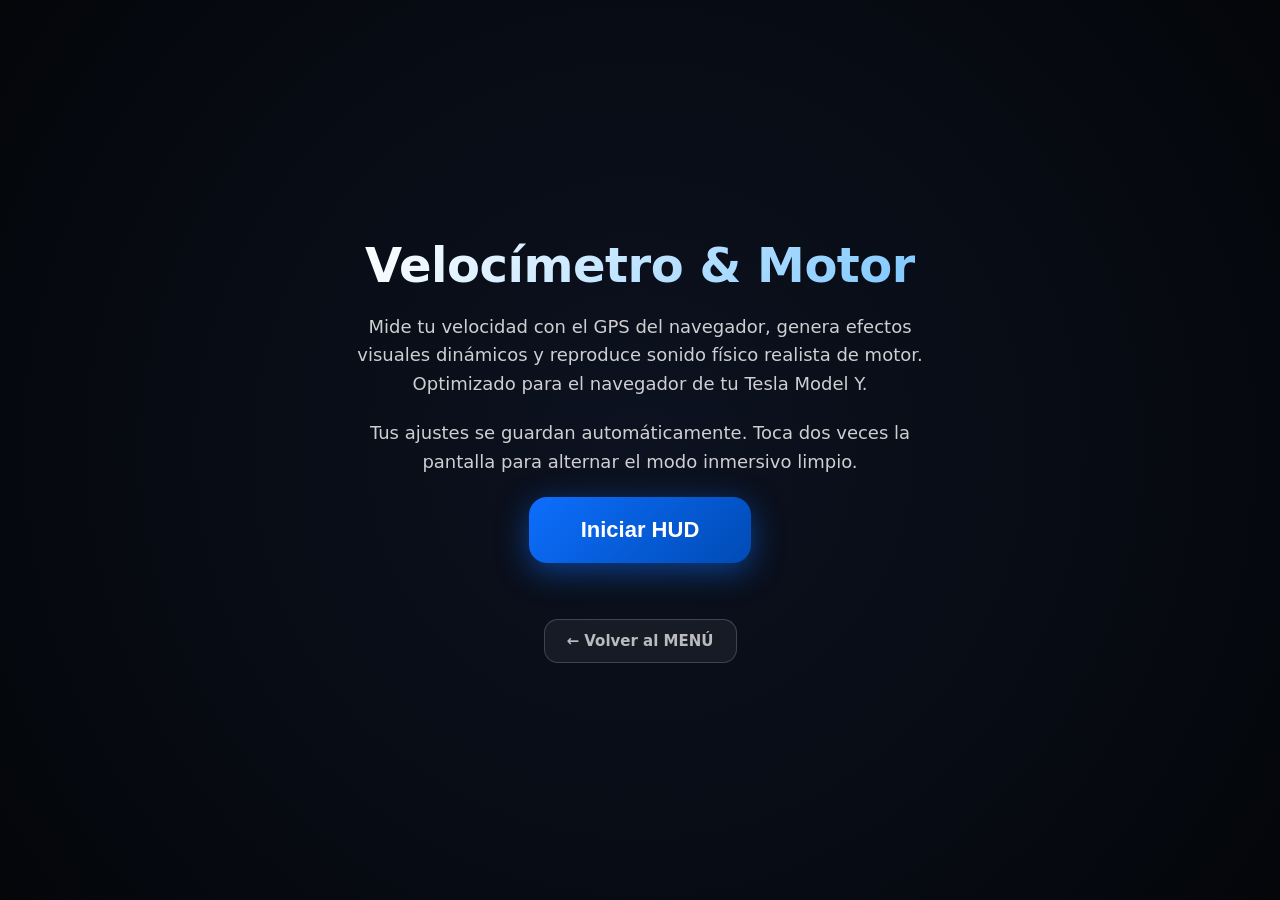
<file: velocidad.html>
<!doctype html>
<html lang="es">
<head>
<meta charset="utf-8">
<link rel="icon" href="icono.svg" type="image/svg+xml">
<link rel="icon" href="icono-32.png" sizes="32x32" type="image/png">
<link rel="icon" href="icono-192.png" sizes="192x192" type="image/png">
<link rel="apple-touch-icon" href="icono-180.png">
<link rel="manifest" href="manifest.webmanifest">
<meta name="application-name" content="MENÚ">
<meta name="viewport" content="width=device-width,initial-scale=1,user-scalable=no">
<title>Velocímetro & Motor · MENÚ</title>
<style>
  :root{--hue:200}
  *{box-sizing:border-box;margin:0;padding:0;-webkit-tap-highlight-color:transparent}
  html,body{height:100%;background:#04060a;color:#fff;font-family:system-ui,-apple-system,"Segoe UI",Roboto,sans-serif;overflow:hidden;user-select:none;-webkit-user-select:none}
  canvas{position:fixed;inset:0;width:100%;height:100%;display:block}
  
  #hud{position:fixed;inset:0;display:flex;flex-direction:column;align-items:center;justify-content:center;pointer-events:none;z-index:2}
  #speed{
    font-size:clamp(90px,26vw,360px);
    font-weight:800;
    line-height:1;
    font-variant-numeric:tabular-nums;
    letter-spacing:-.02em;
    /* Resplandor con color vibrante pero equilibrado, sin cegar los números */
    color:hsl(var(--hue) 100% 76%);
    text-shadow:
      0 4px 18px rgba(0,0,0,.95),
      0 0 25px hsl(var(--hue) 100% 55% / .55),
      0 0 60px hsl(var(--hue) 100% 50% / .28);
    transition:color .15s, text-shadow .15s;
  }
  #unit{font-size:clamp(18px,3.2vw,40px);letter-spacing:.3em;opacity:.85;margin-top:.2em;text-shadow:0 2px 10px rgba(0,0,0,.9)}
  #accel{margin-top:.8em;font-size:clamp(14px,2.2vw,26px);opacity:.95;min-height:1.4em;font-weight:600;letter-spacing:.04em;text-shadow:0 2px 12px rgba(0,0,0,.9)}
  
  #bottom{position:fixed;left:0;right:0;bottom:0;padding:18px 24px 22px;background:linear-gradient(transparent,rgba(0,0,0,.75));pointer-events:none;z-index:3}
  #engname{
    font-size:clamp(14px,1.8vw,20px);
    font-weight:600;
    color:rgba(255,255,255,.65);
    text-shadow:0 1px 4px rgba(0,0,0,.8);
  }
  #engspec{
    font-size:clamp(11px,1.3vw,14px);
    color:rgba(255,255,255,.45);
    margin-top:2px;
    letter-spacing:.04em;
  }
  #rpmrow{display:flex;align-items:center;gap:14px;margin-top:12px}
  #gear{font-size:clamp(20px,3vw,36px);font-weight:800;min-width:2.4ch;text-align:center;text-shadow:0 2px 10px rgba(0,0,0,.9)}
  #rpmbar{flex:1;height:14px;border-radius:8px;background:rgba(255,255,255,.12);overflow:hidden;box-shadow:inset 0 1px 3px rgba(0,0,0,.6)}
  #rpmfill{height:100%;width:0;background:linear-gradient(90deg,#2bd4ff,#ffd43b 70%,#ff3b3b);border-radius:8px;box-shadow:0 0 12px #2bd4ff88}
  #rpmtxt{font-size:clamp(14px,2vw,22px);min-width:8ch;text-align:right;font-variant-numeric:tabular-nums;font-weight:600}
  
  /* Botones superiores izquierdos (Motor y Visual) */
  .left-group{
    position:fixed;
    top:14px;
    left:16px;
    display:flex;
    flex-direction:column;
    gap:8px;
    z-index:6;
  }
  .pill-btn{
    height:46px;
    min-width:175px;
    padding:0 16px;
    border-radius:23px;
    border:1px solid rgba(255,255,255,.24);
    background:rgba(18,22,32,.85);
    backdrop-filter:blur(12px);
    color:#fff;
    display:flex;
    align-items:center;
    justify-content:space-between;
    gap:12px;
    cursor:pointer;
    touch-action:manipulation;
    transition:transform .12s, background .15s, border-color .15s, box-shadow .15s;
  }
  .pill-btn:active, .pill-btn.active{
    transform:scale(0.96);
    background:rgba(13,110,253,.55);
    border-color:#5aa0ff;
    box-shadow:0 0 14px rgba(13,110,253,.45);
  }
  .pill-tag{
    font-size:11px;
    font-weight:800;
    letter-spacing:.08em;
    opacity:.55;
    text-transform:uppercase;
  }
  .pill-val{
    font-size:14px;
    font-weight:700;
    color:#fff;
  }
  
  #status{
    font-size:12px;
    opacity:.8;
    background:rgba(10,14,22,.7);
    backdrop-filter:blur(8px);
    padding:5px 12px;
    border-radius:12px;
    border:1px solid rgba(255,255,255,.14);
    width:fit-content;
  }

  /* Botones circulares superiores derechos (Pantalla completa y Ajustes) */
  .btn-group{position:fixed;top:14px;right:16px;display:flex;gap:10px;z-index:6}
  .top-btn{
    width:50px;
    height:50px;
    border-radius:50%;
    border:1px solid rgba(255,255,255,.24);
    background:rgba(18,22,32,.85);
    backdrop-filter:blur(12px);
    color:#fff;
    font-size:21px;
    display:flex;
    align-items:center;
    justify-content:center;
    cursor:pointer;
    touch-action:manipulation;
    transition:transform .12s, background .15s, border-color .15s, box-shadow .15s;
  }
  .top-btn:active, .top-btn.active{
    transform:scale(0.94);
    background:rgba(13,110,253,.55);
    border-color:#5aa0ff;
    box-shadow:0 0 14px rgba(13,110,253,.45);
  }

  /* Paneles flotantes desplegables */
  .pop-panel{
    position:fixed;
    width:min(400px,92vw);
    max-height:calc(100% - 140px);
    overflow-y:auto;
    overflow-x:hidden;
    background:rgba(14,18,28,.96);
    backdrop-filter:blur(16px);
    border:1px solid rgba(255,255,255,.18);
    border-radius:20px;
    padding:18px;
    display:none;
    z-index:7;
    box-shadow:0 12px 40px rgba(0,0,0,.85);
    -webkit-overflow-scrolling:touch;
  }
  .pop-panel.open{display:block}
  .pop-panel.left-panel{top:128px;left:16px}
  .pop-panel.right-panel{top:72px;right:16px}
  
  .pop-panel h3{font-size:12px;letter-spacing:.14em;text-transform:uppercase;opacity:.65;margin:16px 0 8px;font-weight:700}
  .pop-panel h3:first-child{margin-top:0}
  
  .eng,.themes-grid{display:grid;grid-template-columns:1fr 1fr;gap:8px}
  .eng{max-height:54vh;overflow-y:auto;padding-right:2px}
  
  button.e,button.u,button.v,button.th{
    padding:13px 8px;
    border-radius:12px;
    border:1px solid rgba(255,255,255,.18);
    background:#1a202d;
    color:#fff;
    font-size:14px;
    font-weight:600;
    cursor:pointer;
    transition:all .15s ease;
  }
  button.e:active,button.u:active,button.v:active,button.th:active{transform:scale(0.96)}
  button.e.on,button.u.on,button.v.on,button.th.on{background:#0d6efd;border-color:#5aa0ff;box-shadow:0 0 14px rgba(13,110,253,.55)}
  
  input[type=range]{width:100%;height:38px;accent-color:#0d6efd}
  label.row{display:flex;align-items:center;gap:12px;font-size:15px;padding:6px 0;cursor:pointer}
  label.row input{width:22px;height:22px;accent-color:#0d6efd}
  .opt-desc{font-size:12px;opacity:.6;margin:-2px 0 8px 34px;line-height:1.3}

  #rev{position:fixed;right:22px;bottom:155px;width:125px;height:125px;border-radius:50%;border:2px solid rgba(255,255,255,.35);background:rgba(13,110,253,.38);backdrop-filter:blur(8px);color:#fff;font-size:14px;font-weight:800;letter-spacing:.06em;touch-action:none;z-index:5;display:flex;flex-direction:column;align-items:center;justify-content:center;box-shadow:0 0 25px rgba(13,110,253,.35)}
  #rev:active,#rev.down{background:rgba(255,60,60,.6);border-color:#ff9e94;box-shadow:0 0 35px rgba(255,60,60,.65);transform:scale(0.96)}
  #rev[hidden]{display:none}

  /* Modo Inmersivo (Doble Click): oculta botones, estado, acelerar neutro y descripción técnica */
  body.clean-mode .btn-group,
  body.clean-mode .left-group,
  body.clean-mode #rev,
  body.clean-mode #engname,
  body.clean-mode #engspec,
  body.clean-mode .pop-panel{
    display:none !important;
  }

  #start{position:fixed;inset:0;background:radial-gradient(circle at center, #0c1220 0%, #04060a 100%);display:flex;flex-direction:column;align-items:center;justify-content:center;gap:20px;padding:26px;text-align:center;z-index:10}
  #start h1{font-size:clamp(28px,4.5vw,48px);font-weight:900;letter-spacing:-.01em;background:linear-gradient(135deg,#fff,#7ec8ff);-webkit-background-clip:text;-webkit-text-fill-color:transparent}
  #start p{max-width:580px;opacity:.8;line-height:1.6;font-size:clamp(14px,1.8vw,18px)}
  #startbtn{padding:20px 52px;font-size:22px;font-weight:800;border-radius:18px;border:0;background:linear-gradient(135deg,#0d6efd,#004bb5);color:#fff;box-shadow:0 8px 30px rgba(13,110,253,.5);cursor:pointer;transition:transform .12s}
  #startbtn:active{transform:scale(0.95)}
  a.top-btn{text-decoration:none}
  #backhome{color:rgba(255,255,255,.7);text-decoration:none;font-size:15px;font-weight:600;padding:12px 22px;border-radius:14px;border:1px solid rgba(255,255,255,.18);background:rgba(255,255,255,.05)}
  #backhome:active{transform:scale(.96)}
  #msg{color:#ffb74d;font-size:14px;min-height:1.2em}
  .hint{font-size:12px;opacity:.65;margin-top:6px}
</style>
</head>
<body>
<canvas id="fx"></canvas>

<div id="hud">
  <div id="speed">0</div>
  <div id="unit">KM/H</div>
  <div id="accel">&nbsp;</div>
</div>

<!-- Botones superiores izquierdos (Motor y Visual) -->
<div class="left-group">
  <button id="engbtn" class="pill-btn" aria-label="Seleccionar motor">
    <span class="pill-tag">Motor</span>
    <span id="engbtn-label" class="pill-val">V8 muscle</span>
  </button>
  <button id="themebtn" class="pill-btn" aria-label="Estilo visual">
    <span class="pill-tag">Visual</span>
    <span id="themebtn-label" class="pill-val">Hiperespacio</span>
  </button>
  <div id="status">GPS: sin iniciar</div>
</div>

<!-- Botones superiores derechos (Pantalla completa y Ajustes) -->
<div class="btn-group">
  <a id="homebtn" class="top-btn" href="index.html" aria-label="Inicio" title="Volver al inicio">⌂</a>
  <button id="fsbtn" class="top-btn" aria-label="Pantalla completa" title="Pantalla completa">
    <svg viewBox="0 0 24 24" fill="none" stroke="currentColor" stroke-width="2.2" stroke-linecap="round" style="width:20px;height:20px;display:block;margin:auto"><path d="M4 9V4h5M20 9V4h-5M4 15v5h5M20 15v5h-5"/></svg>
  </button>
  <button id="gearbtn" class="top-btn" aria-label="Ajustes" title="Ajustes">⚙</button>
</div>

<button id="rev" hidden>ACELERAR<br><span style="font-size:11px;opacity:.85;font-weight:normal">(neutro)</span></button>

<!-- Panel Desplegable Izquierdo: Motores -->
<div id="panel-engine" class="pop-panel left-panel">
  <h3>Seleccionar Motor</h3>
  <div class="eng" id="engbtns"></div>
</div>

<!-- Panel Desplegable Izquierdo: Temas Visuales -->
<div id="panel-theme" class="pop-panel left-panel">
  <h3>Estilo Visual</h3>
  <label class="row"><input type="checkbox" id="fxon" checked> Efectos visuales activados</label>
  <div class="themes-grid">
    <button class="th on" data-th="hyperspace">Hiperespacio</button>
    <button class="th" data-th="cyber_grid">Cyber Grid</button>
    <button class="th" data-th="vortex">Vórtice Sónico</button>
    <button class="th" data-th="minimal">Minimal OLED</button>
  </div>
</div>

<!-- Panel Desplegable Derecho: Ajustes Generales -->
<div id="panel-settings" class="pop-panel right-panel">
  <h3>Sonido</h3>
  <div class="eng">
    <button class="v on" data-v="0">Cabina</button>
    <button class="v" data-v="1">Escape (exterior)</button>
  </div>
  <label class="row"><input type="checkbox" id="amb"> Viento y rodadura</label>
  <p class="opt-desc">Sonido de flujo de aire y fricción de neumáticos.</p>

  <h3>Volumen</h3>
  <input type="range" id="vol" min="0" max="100" value="60">

  <h3>Unidad</h3>
  <div class="eng">
    <button class="u on" data-u="kmh">km/h</button>
    <button class="u" data-u="mph">mph</button>
  </div>

  <h3>Opciones de Aceleración</h3>
  <label class="row"><input type="checkbox" id="accelfx"> Sensación de aceleración (G-Force & Warp)</label>
  <p class="opt-desc">Agrega micro-vibración suave y estelas extra al acelerar fuerte.</p>
  <label class="row"><input type="checkbox" id="flashfx"> Destello de corte y cambio de marcha</label>
  <p class="opt-desc">Aviso luminoso en cambios de marcha y corte del limitador.</p>

  <h3>Pruebas (sin GPS)</h3>
  <label class="row"><input type="checkbox" id="demo"> Demo automática: acelera y frena</label>
  <label class="row"><input type="checkbox" id="test"> Simular velocidad a mano</label>
  <input type="range" id="tspeed" min="0" max="260" value="0">

  <p class="hint">Tip: Toca dos veces la pantalla mientras conduces para ocultar los botones (Modo Inmersivo).</p>
</div>

<div id="bottom">
  <div id="engname">—</div>
  <div id="engspec">—</div>
  <div id="rpmrow">
    <div id="gear">N</div>
    <div id="rpmbar"><div id="rpmfill"></div></div>
    <div id="rpmtxt">0 rpm</div>
  </div>
</div>

<div id="start">
  <h1>Velocímetro &amp; Motor</h1>
  <p>Mide tu velocidad con el GPS del navegador, genera efectos visuales dinámicos y reproduce sonido físico realista de motor. Optimizado para el navegador de tu Tesla Model Y.</p>
  <p>Tus ajustes se guardan automáticamente. Toca dos veces la pantalla para alternar el modo inmersivo limpio.</p>
  <button id="startbtn">Iniciar HUD</button>
  <div id="msg"></div>
  <a id="backhome" href="index.html">← Volver al MENÚ</a>
</div>

<!-- ===== Núcleo del sintetizador (se carga en el hilo principal y en el AudioWorklet) ===== -->
<script type="text/plain" id="core">
const PROFILES = {
  v8:{label:'V8 muscle',name:'V8 americano (cross-plane)',desc:'Rugoso y grave, con burbujeo y petardeos al soltar el acelerador',spec:'8 cil. en V · cross-plane · 6.200 rpm · 6 marchas',
    idle:750,red:6200,riseT:1.1,shift:.22,
    fire:[0,90,180,270,360,450,540,630],bank:[0,1,1,0,1,0,0,1],w:[1,1,1,1,1,1,1,1],
    a:27,m:1,pipe:86,skew:1.045,fb:.62,lfc:1500,
    body:[[55,3,.55],[110,2.5,.4],[220,3,.25]],sat:1.6,lp:[700,3200],
    bark:.22,knock:0,ka:5,intake:.1,turbo:0,bov:0,pops:6,burble:.9,jit:.1,whine:0,tire:1,limHz:14,gain:0.8,
    vmax:[48,78,112,150,190,235]},
  v8f:{label:'V8 deportivo',name:'V8 deportivo (flat-plane)',desc:'Agudo y gritón, sube de vueltas muy rápido y suena metálico',spec:'8 cil. en V · flat-plane · 9.000 rpm · 6 marchas',
    idle:1000,red:9000,riseT:.55,shift:.1,
    fire:[0,90,180,270,360,450,540,630],bank:[0,1,0,1,0,1,0,1],w:[1,1,1,1,1,1,1,1],
    a:20,m:1,pipe:120,skew:1.02,fb:.5,lfc:3000,
    body:[[90,3,.3],[180,3,.25],[360,3,.12]],sat:1.2,lp:[1200,6500],
    bark:.25,knock:0,ka:5,intake:.14,turbo:0,bov:0,pops:5,burble:.3,jit:.05,whine:.02,tire:1,limHz:18,gain:1.2,
    vmax:[62,94,128,164,200,248]},
  i4t:{label:'Turbo 4 cil.',name:'4 cilindros turbo',desc:'Silbido de turbina, soplido al soltar y sonido nervioso',spec:'4 en línea · turbo · 7.000 rpm · 6 marchas',
    idle:850,red:7000,riseT:.7,shift:.18,
    fire:[0,180,360,540],bank:[0,0,0,0],w:[1,1,1,1],
    a:34,m:1,pipe:105,skew:1,fb:.55,lfc:2200,
    body:[[70,3,.4],[140,3,.3],[280,3,.15]],sat:1.8,lp:[900,4500],
    bark:.16,knock:0,ka:5,intake:.18,turbo:1,bov:1,pops:3,burble:.4,jit:.12,whine:.03,tire:1,limHz:14,gain:0.7,
    vmax:[38,62,90,125,165,215]},
  boxer:{label:'Boxer 4 cil.',name:'Boxer 4 cilindros',desc:'Retumbo irregular y ronco por los escapes de distinta longitud',spec:'4 opuestos · turbo · 7.000 rpm · 6 marchas',
    idle:800,red:7000,riseT:.75,shift:.18,
    fire:[0,215,360,575],bank:[0,1,0,1],w:[1,1,1,1],
    a:30,m:1,pipe:70,skew:1.12,fb:.6,lfc:1800,
    body:[[60,3,.5],[120,3,.4],[240,3,.2]],sat:2.2,lp:[800,4200],
    bark:.2,knock:0,ka:5,intake:.12,turbo:.6,bov:1,pops:8,burble:.9,jit:.12,whine:.02,tire:1,limHz:14,gain:0.75,
    vmax:[40,66,95,132,170,218]},
  i6:{label:'6 en línea',name:'6 cilindros en línea',desc:'Suave, redondo y muy lineal, con un zumbido sedoso',spec:'6 en línea · 7.000 rpm · 6 marchas',
    idle:750,red:7000,riseT:.8,shift:.16,
    fire:[0,120,240,360,480,600],bank:[0,0,0,0,0,0],w:[1,1,1,1,1,1],
    a:36,m:1,pipe:95,skew:1,fb:.5,lfc:2800,
    body:[[80,3,.35],[160,3,.3],[320,3,.14]],sat:1.1,lp:[1100,5500],
    bark:.1,knock:0,ka:5,intake:.16,turbo:0,bov:0,pops:2,burble:.2,jit:.05,whine:.02,tire:1,limHz:14,gain:1.0,
    vmax:[48,78,112,152,196,245]},
  v10:{label:'V10 superdeportivo',name:'V10 superdeportivo',desc:'Chillón y potente, con un aullido de alto régimen',spec:'10 cil. en V · 8.700 rpm · 6 marchas',
    idle:1000,red:8700,riseT:.6,shift:.1,
    fire:[0,72,144,216,288,360,432,504,576,648],bank:[0,1,0,1,0,1,0,1,0,1],w:[1,1,1,1,1,1,1,1,1,1],
    a:18,m:1,pipe:130,skew:1.03,fb:.5,lfc:3500,
    body:[[100,3,.25],[200,3,.2]],sat:1.3,lp:[1400,7000],
    bark:.22,knock:0,ka:5,intake:.15,turbo:0,bov:0,pops:6,burble:.3,jit:.05,whine:.03,tire:1,limHz:18,gain:1.1,
    vmax:[58,90,125,160,198,250]},
  v12:{label:'V12 clásico',name:'V12 clásico',desc:'Fino, continuo y de sonido muy agudo, casi un chillido de seda',spec:'12 cil. en V · 8.500 rpm · 6 marchas',
    idle:900,red:8500,riseT:.7,shift:.14,
    fire:[0,60,120,180,240,300,360,420,480,540,600,660],bank:[0,1,0,1,0,1,0,1,0,1,0,1],w:[1,1,1,1,1,1,1,1,1,1,1,1],
    a:15,m:1,pipe:150,skew:1.02,fb:.45,lfc:4000,
    body:[[110,3,.22],[220,3,.18]],sat:1,lp:[1600,7500],
    bark:.12,knock:0,ka:5,intake:.15,turbo:0,bov:0,pops:3,burble:.1,jit:.03,whine:.03,tire:1,limHz:18,gain:1.4,
    vmax:[55,88,122,160,200,252]},
  rotary:{label:'Rotativo',name:'Rotativo (Wankel)',desc:'Zumbido metálico y rasposo, ralentí irregular y gira altísimo',spec:'2 rotores · 9.000 rpm · 6 marchas',
    idle:1000,red:9000,riseT:.5,shift:.1,
    fire:[0,180,360,540],bank:[0,1,0,1],w:[1,.92,1,.92],
    a:9,m:1,pipe:160,skew:1.05,fb:.55,lfc:3500,
    body:[[120,4,.2],[300,4,.15]],sat:3.5,lp:[2000,6500],
    bark:.45,knock:0,ka:5,intake:.12,turbo:0,bov:0,pops:10,burble:.5,jit:.15,whine:.02,tire:1,limHz:20,gain:0.8,
    vmax:[45,72,102,140,180,230]},
  diesel:{label:'Diésel turbo',name:'Diésel turbo 6 cilindros',desc:'Golpeteo grave de inyectores, poco régimen y mucho torque',spec:'6 en línea · diésel · 4.400 rpm · 6 marchas',
    idle:650,red:4400,riseT:2,shift:.35,
    fire:[0,120,240,360,480,600],bank:[0,0,0,0,0,0],w:[1,1,1,1,1,1],
    a:44,m:1,pipe:70,skew:1,fb:.62,lfc:1200,
    body:[[45,3,.5],[90,3,.45],[180,3,.2]],sat:3,lp:[400,1500],
    bark:.1,knock:.55,ka:6,intake:.1,turbo:.8,bov:0,pops:0,burble:0,jit:.1,whine:0,tire:1,limHz:12,gain:0.8,
    vmax:[24,42,64,90,125,165]},
  vtwin:{label:'Moto V-twin',name:'Moto V-twin',desc:'Latido pesado y espaciado, el clásico "papa-papa"',spec:'2 cil. en V a 45° · 5.500 rpm · 6 marchas',
    idle:900,red:5500,riseT:.9,shift:.2,
    fire:[0,315],bank:[0,1],w:[1,1],
    a:38,m:1,pipe:65,skew:1.04,fb:.6,lfc:1400,
    body:[[50,3,.5],[100,3,.4]],sat:2.4,lp:[600,3000],
    bark:.2,knock:0,ka:5,intake:.12,turbo:0,bov:0,pops:6,burble:1,jit:.18,whine:0,tire:.8,limHz:12,gain:0.8,
    vmax:[35,60,88,118,148,175]},
  moto4:{label:'Moto superbike',name:'Moto superbike 4 cilindros',desc:'Aullido agudo hasta 14.000 rpm, con soplido de caja de aire',spec:'4 en línea · 14.000 rpm · 6 marchas',
    idle:1300,red:14000,riseT:.35,shift:.07,
    fire:[0,180,360,540],bank:[0,0,0,0],w:[1,1,1,1],
    a:16,m:1,pipe:190,skew:1,fb:.5,lfc:5000,
    body:[[160,3,.2],[320,3,.15]],sat:1.2,lp:[2200,9000],
    bark:.2,knock:0,ka:5,intake:.35,turbo:0,bov:0,pops:8,burble:.3,jit:.05,whine:.06,tire:.6,limHz:22,gain:1.1,
    vmax:[70,105,140,175,210,260]},
  thumper:{label:'Moto monocilíndrica',name:'Moto monocilíndrica',desc:'Un golpe por ciclo: cada explosión se oye por separado',spec:'1 cil. · 4 tiempos · 9.500 rpm · 5 marchas',
    idle:1700,red:9500,riseT:.45,shift:.12,
    fire:[0],bank:[0],w:[1],
    a:28,m:1,pipe:120,skew:1,fb:.58,lfc:2600,
    body:[[85,3,.35],[170,3,.25]],sat:2,lp:[900,4500],
    bark:.35,knock:0,ka:5,intake:.2,turbo:0,bov:0,pops:6,burble:.7,jit:.2,whine:0,tire:.7,limHz:16,gain:1.0,
    vmax:[30,48,68,90,115]},
  ev:{label:'Eléctrico',name:'Eléctrico',desc:'Zumbido limpio del inversor que sube de tono con la velocidad',spec:'Motor eléctrico · sin marchas',
    ev:[[1,1],[2,.3],[3,.45],[6,.2]],evBase:110,evK:8,evGain:.5,jet:0,tire:1.3,gain:0.85,idle:0,red:1,vmax:[200]},
  ev2:{label:'Futurista',name:'Futurista (turbina)',desc:'Turbina de nave: silbido agudo con soplo de aire',spec:'Turbina eléctrica · sin marchas',
    ev:[[1,1],[1.5,.4],[2,.5],[3,.25],[5,.12]],evBase:180,evK:11,evGain:.4,jet:.35,tire:1.1,gain:1.0,idle:0,red:1,vmax:[200]}
};

function clamp(x,a,b){return x<a?a:(x>b?b:x);}
function mkBP(f,Q,sr){var w=2*Math.PI*f/sr,al=Math.sin(w)/(2*Q),c=Math.cos(w),a0=1+al;
  return {b0:al/a0,b1:0,b2:-al/a0,a1:-2*c/a0,a2:(1-al)/a0,z1:0,z2:0};}
function bq(f,x){var y=f.b0*x+f.z1;f.z1=f.b1*x-f.a1*y+f.z2;f.z2=f.b2*x-f.a2*y;return y;}

class EngineDSP{
  constructor(sr){
    this.sr=sr;this.c=null;this.th=0;this.sd=2463534242;this.t=0;
    this.rpm=800;this.thr=0;this.spd=0;this.regen=0;
    this.tg={rpm:800,thr:0,speed:0,lim:0,regen:0,st:0,view:0,amb:0};
    this.prevD=new Float64Array(16);this.ea=new Float64Array(16);
    this.bf0=new Float32Array(8192);this.bf1=new Float32Array(8192);this.wp=0;
    this.lp0=0;this.lp1=0;this.hxl=0;this.hyl=0;this.hxr=0;this.hyr=0;
    this.f0=0;this.f1=0;this.f2=0;this.f3=0;
    this.pop=0;this.popLP=0;this.popPh=0;this.popD=Math.exp(-1/(sr*0.028));
    this.spool=0;this.bov=0;this.hi=0;this.tPh=0;this.bovD=Math.exp(-1/(sr*0.35));
    this.ksU=1-Math.exp(-1/(sr*0.35));this.ksD=1-Math.exp(-1/(sr*0.7));
    this.gS=1;this.inLP=0;this.wLP=0;this.whPh=0;this.stPh=0;this.stLP=0;this.stA=0;
    this.evPh=new Float64Array(8);
    this.barkF=mkBP(1900,0.9,sr);this.knockF=mkBP(2600,0.8,sr);this.intF=mkBP(700,0.7,sr);
    this.bovF=mkBP(3600,0.6,sr);this.tireF=mkBP(520,0.7,sr);this.jetF=mkBP(2200,0.9,sr);
    this.bodyF=[];this.bodyG=[];this.D0=500;this.D1=500;this.lc=0.2;
  }
  rnd(){var x=this.sd;x^=x<<13;x^=x>>>17;x^=x<<5;this.sd=x;return (x>>>0)/4294967296;}
  setCfg(c){
    var sr=this.sr,j,k;this.c=c;
    var pf=c.pipe||100;
    this.D0=Math.max(8,Math.min(8000,Math.round(sr/pf)));
    this.D1=Math.max(8,Math.min(8000,Math.round(sr/(pf*(c.skew||1)))));
    this.lc=1-Math.exp(-2*Math.PI*(c.lfc||2000)/sr);
    this.bf0.fill(0);this.bf1.fill(0);this.lp0=0;this.lp1=0;
    this.bodyF=[];this.bodyG=[];
    if(c.body){for(j=0;j<c.body.length;j++){this.bodyF.push(mkBP(c.body[j][0],c.body[j][1],sr));this.bodyG.push(c.body[j][2]);}}
    if(c.fire){for(k=0;k<c.fire.length;k++){this.ea[k]=c.w[k];this.prevD[k]=0;}}
    this.rpm=this.tg.rpm;this.spool=0;this.bov=0;this.pop=0;
    this.f0=this.f1=this.f2=this.f3=0;
  }
  set(m){
    var t=this.tg;
    if(m.rpm!==undefined)t.rpm=m.rpm;
    if(m.thr!==undefined)t.thr=m.thr;
    if(m.speed!==undefined)t.speed=m.speed;
    t.lim=m.lim|0;t.regen=m.regen||0;t.st=m.st||0;t.view=m.view|0;
    t.amb=(m.amb===undefined)?0:m.amb;
  }
  render(L,R,n){
    var c=this.c;
    if(!c){for(var z=0;z<n;z++){L[z]=0;R[z]=0;}return;}
    if(c.ev){this.renderEV(L,R,n);return;}
    var sr=this.sr,tg=this.tg;
    var ks=1-Math.exp(-1/(sr*0.025)),kt=1-Math.exp(-1/(sr*0.04));
    var rnB=clamp((this.rpm-c.idle)/(c.red-c.idle),0,1),rn2=rnB*rnB;
    var view=tg.view?1:0;
    var fc=(c.lp[0]+c.lp[1]*(0.25*rnB+0.75*this.thr))*(view?1.3:0.6);
    var lpa=1-Math.exp(-6.2831853*Math.min(fc,sr*0.4)/sr);
    var bodyMix=view?0.35:1;
    var wA=1-Math.exp(-6.2831853*(150+3*this.spd)/sr);
    var sp17=clamp(this.spd/170,0,1.3);
    var wLev=sp17*sp17*0.30*tg.amb,tLev=sp17*0.16*c.tire*tg.amb;
    var nf=c.fire.length,fire=c.fire,bank=c.bank,w=c.w,nb=this.bodyF.length;
    var D0=this.D0,D1=this.D1,fb=c.fb,lc=this.lc,drive=c.sat;
    var barkG=c.bark,knockG=c.knock,ka=c.ka,intG=c.intake,turb=c.turbo,pops=c.pops;
    var TWO_PI=6.2831853;
    for(var i=0;i<n;i++){
      this.rpm+=(tg.rpm-this.rpm)*ks;this.thr+=(tg.thr-this.thr)*kt;
      this.spd+=(tg.speed-this.spd)*kt;this.regen+=(tg.regen-this.regen)*kt;
      var rpm=this.rpm,thr=this.thr;
      this.th+=6*rpm/sr;if(this.th>=720)this.th-=720;
      var th=this.th;this.t+=1/sr;
      var gate=tg.lim?(((this.t*c.limHz)%1)<0.5?0:1):1;
      var aE=c.a*(1.3-0.4*thr),aMax=aE*7,load=0.28+0.72*thr;
      var s0=0,s1=0,env=0,kenv=0;
      for(var k=0;k<nf;k++){
        var d=th-fire[k];if(d<0)d+=720;
        if(d<this.prevD[k]){
          var a=w[k]*(1+c.jit*(2*this.rnd()-1));
          if(thr<0.12&&this.rnd()<0.45*c.burble)a*=0.15;
          this.ea[k]=a*gate;
        }
        this.prevD[k]=d;
        if(d<aMax){
          var x=d/aE,g=x*Math.exp(1-x);if(c.m>1)g*=g;
          var p=this.ea[k]*g;
          if(bank[k])s1+=p;else s0+=p;
          env+=p;
        }
        if(knockG>0&&d<40)kenv+=this.ea[k]*Math.exp(-d/ka);
      }
      s0*=load;s1*=load;
      if(pops>0){
        var pe=pops*clamp(1-thr*8,0,1)*clamp((rpm/c.red-0.28)*2.2,0,1);
        if(pe>0&&this.rnd()<pe*1.3/sr)this.pop=0.6+0.7*this.rnd();
      }
      var pv=0;
      if(this.pop>0.002){
        this.pop*=this.popD;
        this.popLP+=0.12*((this.rnd()*2-1)-this.popLP);
        this.popPh+=TWO_PI*58/sr;
        pv=this.pop*(this.popLP*1.6+Math.sin(this.popPh)*0.5);
      }else this.pop=0;
      var wp=this.wp;
      var d0=this.bf0[(wp-D0)&8191],d1=this.bf1[(wp-D1)&8191];
      this.lp0+=lc*(d0-this.lp0);this.lp1+=lc*(d1-this.lp1);
      var y0=s0+pv+fb*this.lp0,y1=s1+pv*0.8+fb*this.lp1;
      this.bf0[wp]=y0;this.bf1[wp]=y1;this.wp=(wp+1)&8191;
      var mono=(y0+y1)*0.5,body=0;
      for(var j=0;j<nb;j++)body+=this.bodyG[j]*bq(this.bodyF[j],mono);
      var l=y0*0.8+y1*0.2+body*bodyMix,r=y1*0.8+y0*0.2+body*bodyMix;
      var hl=l-this.hxl+0.998*this.hyl;this.hxl=l;this.hyl=hl;l=hl;
      var hr=r-this.hxr+0.998*this.hyr;this.hxr=r;this.hyr=hr;r=hr;
      l*=drive;r*=drive;l=l/(1+Math.abs(l));r=r/(1+Math.abs(r));
      this.gS+=(gate-this.gS)*0.004;var gm=0.3+0.7*this.gS;l*=gm;r*=gm;
      var nz=this.rnd()*2-1,lay=0,lay2=0,lay3=0;
      lay+=bq(this.barkF,nz*env)*barkG*(0.25+0.75*thr)*3;
      if(knockG>0)lay+=bq(this.knockF,nz*kenv)*knockG*(0.5+0.5*thr)*2.5;
      this.inLP+=0.06*(nz-this.inLP);
      lay+=bq(this.intF,this.inLP*3)*intG*(0.12+0.88*thr)*rn2*2;
      l+=lay;r+=lay;
      this.f0+=lpa*(l-this.f0);this.f1+=lpa*(this.f0-this.f1);l=this.f1;
      this.f2+=lpa*(r-this.f2);this.f3+=lpa*(this.f2-this.f3);r=this.f3;
      lay2+=pv*0.35;
      if(turb>0){
        var tgt=thr*clamp((rpm-c.red*0.3)/(c.red*0.35),0,1);
        this.spool+=(tgt-this.spool)*(tgt>this.spool?this.ksU:this.ksD);
        if(thr>0.6)this.hi=1;
        if(this.hi&&thr<0.25){this.hi=0;if(c.bov>0&&this.spool>0.35)this.bov=this.spool;}
        this.bov*=this.bovD;
        this.tPh+=TWO_PI*(1400+5200*this.spool)/sr;if(this.tPh>TWO_PI)this.tPh-=TWO_PI;
        var sl=this.spool*this.spool;
        lay2+=(Math.sin(this.tPh)*0.5+Math.sin(2*this.tPh)*0.15)*turb*0.07*sl;
        if(this.bov>0.01)lay2+=bq(this.bovF,nz)*this.bov*turb*0.6;
      }
      if(c.whine>0&&this.spd>3){
        this.whPh+=TWO_PI*(this.spd*3.4)/sr;if(this.whPh>TWO_PI)this.whPh-=TWO_PI;
        lay2+=(Math.sin(this.whPh)+0.4*Math.sin(2*this.whPh))*c.whine*0.12*(0.3+0.7*thr);
      }
      this.stA+=(tg.st-this.stA)*0.003;
      if(this.stA>0.01){
        this.stPh+=(150+20*Math.sin(this.t*70))/sr;if(this.stPh>1)this.stPh-=1;
        this.stLP+=0.12*((this.stPh*2-1)-this.stLP);
        lay3+=this.stLP*0.2*this.stA*(0.85+0.15*Math.sin(TWO_PI*13*this.t));
      }
      lay2=lay2*(view?1:0.6)+lay3;
      l=(l+lay2)*c.gain;r=(r+lay2)*c.gain;
      if(tg.amb>0){
        this.wLP+=wA*((this.rnd()*2-1)-this.wLP);
        var am=this.wLP*wLev*3+bq(this.tireF,this.rnd()*2-1)*tLev;
        l+=am;r+=am;
      }
      l=l/(1+0.3*Math.abs(l));r=r/(1+0.3*Math.abs(r));
      if(!(l===l))l=0;if(!(r===r))r=0;
      L[i]=l;R[i]=r;
    }
  }
  renderEV(L,R,n){
    var c=this.c,sr=this.sr,tg=this.tg;
    var ks=1-Math.exp(-1/(sr*0.03)),kt=1-Math.exp(-1/(sr*0.06));
    var view=tg.view?1:0;
    var lpa=1-Math.exp(-6.2831853*(view?9000:4500)/sr);
    var np=c.ev.length,TWO_PI=6.2831853;
    var sp17,wLev,tLev,wA;
    for(var i=0;i<n;i++){
      this.spd+=(tg.speed-this.spd)*ks;this.thr+=(tg.thr-this.thr)*kt;this.regen+=(tg.regen-this.regen)*kt;
      var spd=this.spd,load=Math.max(this.thr,this.regen*0.75);
      var f0=c.evBase+c.evK*spd;
      var amp=clamp(spd/3,0,1)*(0.3+0.7*load);
      var s=0;
      for(var j=0;j<np;j++){
        this.evPh[j]+=TWO_PI*f0*c.ev[j][0]/sr;if(this.evPh[j]>TWO_PI)this.evPh[j]-=TWO_PI;
        s+=c.ev[j][1]*Math.sin(this.evPh[j]);
      }
      s*=amp*c.evGain;
      if(c.jet>0){s+=bq(this.jetF,this.rnd()*2-1)*c.jet*amp*(0.3+0.7*this.thr)*(spd/200+0.2)*2;}
      this.f0+=lpa*(s-this.f0);this.f1+=lpa*(this.f0-this.f1);s=this.f1;
      sp17=clamp(spd/170,0,1.3);wA=1-Math.exp(-TWO_PI*(150+3*spd)/sr);
      wLev=sp17*sp17*0.30*tg.amb;tLev=sp17*0.16*c.tire*tg.amb;
      var l=s,r=s;
      if(tg.amb>0){
        this.wLP+=wA*((this.rnd()*2-1)-this.wLP);
        var am=this.wLP*wLev*3+bq(this.tireF,this.rnd()*2-1)*tLev;
        l+=am;r+=am;
      }
      l=l/(1+0.3*Math.abs(l));r=r/(1+0.3*Math.abs(r));
      if(!(l===l))l=0;if(!(r===r))r=0;
      L[i]=l;R[i]=r;
    }
  }
}
</script>

<script>
"use strict";
const $ = id => document.getElementById(id);
const clamp = (x,a,b) => Math.max(a,Math.min(b,x));
const CORE = document.getElementById('core').textContent;
const {EngineDSP, PROFILES} = new Function(CORE + ';return {EngineDSP:EngineDSP,PROFILES:PROFILES};')();

/* Nombres legibles de temas */
const THEME_LABELS = {
  hyperspace: 'Hiperespacio',
  cyber_grid: 'Cyber Grid',
  vortex: 'Vórtice Sónico',
  minimal: 'Minimal OLED'
};

/* ---------- Persistencia Local (localStorage) ---------- */
const PREFS_KEY = 'tesla_hud_user_prefs_v3';
let cur = 'v8';
let vol = 0.6, unit = 'kmh', view = 0;
// Por defecto desactivados según solicitud:
let amb = 0;        // Viento y rodadura
let fxOn = true, vfxTheme = 'hyperspace';
let accelFx = false; // Sensación de aceleración (G-Force & Warp)
let flashFx = false; // Destello de corte y cambio de marcha

function loadPreferences() {
  try {
    const raw = localStorage.getItem(PREFS_KEY);
    if (!raw) return;
    const p = JSON.parse(raw);
    if (p.cur && PROFILES[p.cur]) cur = p.cur;
    if (typeof p.vol === 'number') vol = clamp(p.vol, 0, 1);
    if (p.unit === 'kmh' || p.unit === 'mph') unit = p.unit;
    if (typeof p.view === 'number') view = p.view ? 1 : 0;
    if (typeof p.amb === 'number') amb = p.amb ? 1 : 0;
    if (typeof p.fxOn === 'boolean') fxOn = p.fxOn;
    if (['hyperspace','cyber_grid','vortex','minimal'].includes(p.vfxTheme)) vfxTheme = p.vfxTheme;
    if (typeof p.accelFx === 'boolean') accelFx = p.accelFx;
    if (typeof p.flashFx === 'boolean') flashFx = p.flashFx;
  } catch(e) {
    console.warn('No se pudo cargar localStorage:', e);
  }
}

function savePreferences() {
  try {
    const data = { cur, vol, unit, view, amb, fxOn, vfxTheme, accelFx, flashFx };
    localStorage.setItem(PREFS_KEY, JSON.stringify(data));
  } catch(e) {
    console.warn('No se pudo guardar en localStorage:', e);
  }
}

loadPreferences();

/* ---------- Estado Dinámico ---------- */
let gpsSpeed = 0, shown = 0, lastShown = 0, accel = 0, throttle = 0;
let lastFix = 0, started = false;
let gear = 0, rpmSim = 800, shiftT = 0, limiter = false, hold = 0, startT = 99;
let testMode = false, testSpeed = 0, demoOn = false, demoT = 0;
let shiftFlashT = 0;

/* ---------- GPS (Geolocation API) ---------- */
let prev = null;
function hav(a,b,c,d){
  const R=6371000,t=x=>x*Math.PI/180,dl=t(c-a),dn=t(d-b);
  const h=Math.sin(dl/2)**2+Math.cos(t(a))*Math.cos(t(c))*Math.sin(dn/2)**2;
  return 2*R*Math.asin(Math.sqrt(h));
}
function onPos(p){
  const c = p.coords;
  if (c.accuracy > 100) return;
  let v = c.speed;
  if (v == null || isNaN(v)) {
    v = null;
    if (prev) { const dt=(p.timestamp-prev.t)/1000; if (dt>0.3) v = hav(prev.la,prev.lo,c.latitude,c.longitude)/dt; }
  }
  prev = {la:c.latitude, lo:c.longitude, t:p.timestamp};
  if (v == null) return;
  let k = v*3.6; if (k < 2) k = 0;
  gpsSpeed = k; lastFix = Date.now();
}
function onErr(e){
  $('status').textContent = 'GPS: ' + (e.code===1?'permiso denegado':'sin señal') + ' (usa la demo en ⚙)';
}
function startGPS(){
  if (!navigator.geolocation){ $('msg').textContent='Este navegador no tiene geolocalización.'; return; }
  navigator.geolocation.watchPosition(onPos,onErr,{enableHighAccuracy:true,maximumAge:0,timeout:15000});
}

/* ---------- Audio ---------- */
let ac = null, master = null, send = () => {};
async function initAudio(){
  ac = new (window.AudioContext||window.webkitAudioContext)({latencyHint:'interactive'});
  master = ac.createGain(); master.gain.value = vol;
  const comp = ac.createDynamicsCompressor();
  comp.threshold.value = -12; comp.ratio.value = 4;
  master.connect(comp); comp.connect(ac.destination);
  let ok = false;
  if (ac.audioWorklet && window.AudioWorkletNode) {
    try {
      const src = CORE + "\nregisterProcessor('eng',class extends AudioWorkletProcessor{" +
        "constructor(){super();this.d=new EngineDSP(sampleRate);this.port.onmessage=e=>{const m=e.data;if(m.t==='cfg')this.d.setCfg(PROFILES[m.k]);else this.d.set(m);};}" +
        "process(i,o){const out=o[0];this.d.render(out[0],out[1]||out[0],out[0].length);return true;}});";
      const url = URL.createObjectURL(new Blob([src],{type:'application/javascript'}));
      await ac.audioWorklet.addModule(url);
      const node = new AudioWorkletNode(ac,'eng',{numberOfInputs:0,numberOfOutputs:1,outputChannelCount:[2]});
      node.connect(master);
      send = m => node.port.postMessage(m);
      ok = true;
    } catch(e) { ok = false; }
  }
  if (!ok) {
    const dsp = new EngineDSP(ac.sampleRate);
    const sp = ac.createScriptProcessor(2048,0,2);
    sp.onaudioprocess = e => dsp.render(e.outputBuffer.getChannelData(0), e.outputBuffer.getChannelData(1), e.outputBuffer.length);
    sp.connect(master);
    send = m => { if (m.t==='cfg') dsp.setCfg(PROFILES[m.k]); else dsp.set(m); };
  }
  applyEngine();
}

function applyEngine(){
  const p = PROFILES[cur];
  $('engname').textContent = p.name;
  $('engspec').textContent = p.spec;
  $('engbtn-label').textContent = p.label;
  document.querySelectorAll('button.e').forEach(b=>b.classList.toggle('on',b.dataset.k===cur));
  gear = 0; shiftT = 0; limiter = false;
  rpmSim = p.ev ? 0 : p.idle;
  send({t:'cfg',k:cur});
}

function updateThemeUI() {
  $('themebtn-label').textContent = THEME_LABELS[vfxTheme] || 'Hiperespacio';
  document.querySelectorAll('button.th').forEach(b => b.classList.toggle('on', b.dataset.th === vfxTheme));
}

/* ---------- Simulación del motor y la caja ---------- */
function updateEngine(dt, now){
  const p = PROFILES[cur], spd = shown;
  startT += dt;

  const drag = 0.1 + 0.22*Math.pow(clamp(spd/180,0,1),2);
  let tt;
  if (spd < 2) tt = hold ? 1 : 0.04;
  else if (accel > 0.35) tt = clamp(drag + accel/2.2, 0, 1);
  else if (accel < -0.6) tt = 0;
  else tt = drag;
  if (shiftT > 0) { tt = 0; shiftT -= dt; }
  throttle += (tt - throttle) * (1 - Math.exp(-dt*(tt>throttle?9:12)));
  const regen = accel < -0.6 ? clamp(-accel/3,0,1) : 0;

  let rpmOut = 0, starter = 0;
  if (p.ev) {
    rpmOut = 0;
    $('gear').textContent = 'EV';
    $('rpmtxt').textContent = Math.round(spd) + ' km/h';
    $('rpmfill').style.width = clamp(spd/200,0,1)*100 + '%';
  } else {
    const vm = p.vmax;
    let rpmGear = p.red*spd/vm[gear];
    if (shiftT <= 0 && startT > 1.7) {
      if (gear < vm.length-1 && rpmGear > p.red*(0.72+0.2*throttle)) {
        gear++; shiftT = p.shift;
        if (flashFx) shiftFlashT = 0.12;
      } else if (gear > 0 && rpmGear < p.red*0.33) {
        gear--; shiftT = p.shift*0.6;
      }
    }
    rpmGear = p.red*spd/vm[gear];
    const inGear = spd >= 2 && shiftT <= 0;
    const slipping = gear === 0 && rpmGear < p.idle*1.4;
    let target;
    if (startT < 0.7) { target = 230 + Math.sin(startT*45)*45; starter = 1; }
    else if (startT < 1.7) { target = p.idle*(1 + 0.9*Math.exp(-(startT-0.7)*3.2)); }
    else if (spd < 2) { target = hold ? p.red : p.idle; }
    else {
      target = Math.max(p.idle, rpmGear);
      if (slipping) target = Math.max(target, p.idle + throttle*(1200 + p.red*0.1));
    }
    const rise = (p.red-p.idle)/p.riseT*(0.3+0.7*Math.max(throttle, hold?1:0));
    const fall = (p.red-p.idle)/(p.riseT*0.7);
    if (startT >= 1.7 && inGear && !slipping) rpmSim += (target-rpmSim)*(1-Math.exp(-dt*14));
    else rpmSim += clamp(target-rpmSim, -fall*dt, rise*dt);
    if (rpmSim > p.red*0.995) limiter = true;
    else if (rpmSim < p.red*0.955 || target < p.red*0.95) limiter = false;
    if (limiter) rpmSim = p.red*0.975;
    rpmOut = rpmSim;
    if (spd < 2 && !hold && startT > 1.7) rpmOut += Math.sin(now/320)*18 + Math.sin(now/127)*9;

    $('gear').textContent = spd < 2 ? 'N' : (gear+1);
    $('rpmtxt').textContent = Math.round(rpmOut) + ' rpm';
    $('rpmfill').style.width = clamp((rpmOut-p.idle)/(p.red-p.idle),0,1)*100 + '%';
  }
  send({t:'p', rpm:rpmOut, thr:starter?0.2:throttle, speed:spd, lim:limiter?1:0, regen:regen, st:starter, view:view, amb:amb});
}

/* ---------- Visuales y Motores de Render ---------- */
const cv = $('fx'), ctx = cv.getContext('2d');
let W=0,H=0,maxR=0,dpr=1;
function resize(){
  dpr=window.devicePixelRatio||1;
  W=cv.width=innerWidth*dpr;
  H=cv.height=innerHeight*dpr;
  maxR=Math.hypot(W,H)/2;
}
addEventListener('resize',resize); resize();

/* Partículas para Tema Hiperespacio */
const P = [];
function mk(p,init){
  p.a = Math.random()*Math.PI*2;
  p.r = init ? Math.random()*maxR : Math.random()*maxR*.1 + 10;
  p.s = .5 + Math.random()*1.5;
  p.l = .5 + Math.random();
  return p;
}
for (let i=0;i<240;i++) P.push(mk({},true));

let gridOffset = 0;
let vortexAngle = 0;
let vortexOffset = 0;

function drawVisuals(dt, now, accelVal) {
  const level = clamp(shown/200, 0, 1);
  const accelBoost = clamp(Math.max(0, accelVal) / 3.0, 0, 1.2);
  
  // Tonalidad suave: de cian a azul-violeta / naranja según velocidad
  const targetHue = clamp(200 - 160*level, 20, 210);
  document.documentElement.style.setProperty('--hue', targetHue);

  // Micro-vibración sutil (solo si el usuario la activa explícitamente)
  let shakeX = 0, shakeY = 0;
  if (accelFx && fxOn) {
    let shakeIntensity = 0;
    if (accelVal > 0.8) shakeIntensity += (accelVal - 0.8) * 1.0;
    if (shiftT > 0 && cur !== 'ev' && cur !== 'ev2') shakeIntensity += 1.8;
    if (limiter) shakeIntensity += 1.8;
    shakeIntensity = Math.min(shakeIntensity, 3.0);
    if (shakeIntensity > 0) {
      shakeX = (Math.random() - 0.5) * shakeIntensity * dpr;
      shakeY = (Math.random() - 0.5) * shakeIntensity * dpr;
    }
  }

  ctx.setTransform(1, 0, 0, 1, shakeX, shakeY);

  if (!fxOn) {
    ctx.fillStyle = '#04060a';
    ctx.fillRect(0, 0, W, H);
    return;
  }

  const cx = W / 2, cy = H / 2;

  if (vfxTheme === 'minimal') {
    drawMinimal(cx, cy, level, accelBoost, targetHue, dt, now);
  } else if (vfxTheme === 'cyber_grid') {
    drawCyberGrid(cx, cy, level, accelBoost, targetHue, dt, now);
  } else if (vfxTheme === 'vortex') {
    drawVortex(cx, cy, level, accelBoost, targetHue, dt, now);
  } else {
    drawHyperspace(cx, cy, level, accelBoost, targetHue, dt, now);
  }

  // Destello sutil de corte y cambio
  if (flashFx) {
    if (shiftFlashT > 0) {
      shiftFlashT -= dt;
      const alpha = clamp(shiftFlashT / 0.12, 0, 1) * 0.16;
      ctx.fillStyle = `rgba(255, 255, 255, ${alpha})`;
      ctx.fillRect(0, 0, W, H);
    } else if (limiter) {
      const redPulse = 0.5 + 0.5 * Math.sin(now * 0.035);
      ctx.fillStyle = `rgba(255, 25, 25, ${0.12 * redPulse})`;
      ctx.fillRect(0, 0, W, H);
    }
  }
}

/* 1. ✨ TEMA HIPERESPACIO EQUILIBRADO */
function drawHyperspace(cx, cy, level, accelBoost, hue, dt, now) {
  // Fondo oscuro que mantiene oscuro el centro detrás de los números
  ctx.fillStyle = `rgba(4, 6, 10, ${.42 - level*.2})`;
  ctx.fillRect(0, 0, W, H);

  const warpMultiplier = 1 + (accelFx ? accelBoost * 0.6 : 0);
  const speedScale = (.04 + level * 1.7) * warpMultiplier;

  ctx.lineCap = 'round';
  for (const p of P) {
    const k = p.r / maxR;
    p.r += speedScale * p.s * maxR * (.25 + k) * dt;
    if (p.r > maxR) mk(p, false);

    const len = (3 + level * level * maxR * .38) * p.l * (.3 + k) * (1 + (accelFx ? accelBoost * 0.4 : 0));
    const x1 = cx + Math.cos(p.a) * p.r, y1 = cy + Math.sin(p.a) * p.r;
    const x0 = cx + Math.cos(p.a) * Math.max(0, p.r - len), y0 = cy + Math.sin(p.a) * Math.max(0, p.r - len);

    const alpha = clamp((.15 + .6 * k * (.4 + level)), 0.1, 0.9);
    ctx.strokeStyle = `hsla(${hue}, 100%, ${60 + level * 15}%, ${alpha})`;
    ctx.lineWidth = (1 + 2.5 * k) * dpr * (.5 + level);

    ctx.beginPath();
    ctx.moveTo(x0, y0);
    ctx.lineTo(x1, y1);
    ctx.stroke();
  }

  // Resplandor radial suave en el perímetro exterior
  if (level > 0.15) {
    const g = ctx.createRadialGradient(cx, cy, maxR * 0.38, cx, cy, maxR);
    g.addColorStop(0, 'rgba(0,0,0,0)'); // Centro transparente
    g.addColorStop(1, `hsla(${hue}, 100%, 50%, ${level * 0.25})`);
    ctx.fillStyle = g;
    ctx.fillRect(0, 0, W, H);
  }
}

/* 2. ⚡ TEMA CYBER GRID (CARRETERA SYNTHWAVE) */
function drawCyberGrid(cx, cy, level, accelBoost, hue, dt, now) {
  ctx.fillStyle = 'rgba(5, 7, 14, 0.45)';
  ctx.fillRect(0, 0, W, H);

  const horizonY = cy + H * 0.08;
  const gridSpeed = (shown * 0.65 + 15) * dt * 0.006;
  gridOffset = (gridOffset + gridSpeed) % 1;

  // Sol tenue en el horizonte
  const sunR = Math.min(W, H) * 0.15;
  const sunGrad = ctx.createRadialGradient(cx, horizonY - sunR * 0.25, sunR * 0.1, cx, horizonY - sunR * 0.25, sunR);
  sunGrad.addColorStop(0, `hsla(${hue + 30}, 100%, 75%, 0.65)`);
  sunGrad.addColorStop(0.7, `hsla(${hue}, 100%, 55%, 0.25)`);
  sunGrad.addColorStop(1, 'rgba(0,0,0,0)');
  ctx.fillStyle = sunGrad;
  ctx.beginPath();
  ctx.arc(cx, horizonY - sunR * 0.25, sunR, Math.PI, 0, false);
  ctx.fill();

  // Línea de horizonte
  ctx.strokeStyle = `hsla(${hue}, 100%, 65%, 0.6)`;
  ctx.lineWidth = 1.5 * dpr;
  ctx.beginPath();
  ctx.moveTo(0, horizonY);
  ctx.lineTo(W, horizonY);
  ctx.stroke();

  // Líneas longitudinales
  const numLongLines = 18;
  for (let i = -numLongLines; i <= numLongLines; i++) {
    const xBase = cx + i * (W / (numLongLines * 1.3));
    const xFar = cx + (i / numLongLines) * (W * 0.05);
    const alpha = clamp(1 - Math.abs(i) / numLongLines, 0.15, 0.65);

    ctx.strokeStyle = `hsla(${hue}, 100%, 60%, ${alpha * 0.45})`;
    ctx.lineWidth = 1.2 * dpr;
    ctx.beginPath();
    ctx.moveTo(xFar, horizonY);
    ctx.lineTo(xBase, H);
    ctx.stroke();
  }

  // Líneas transversales
  const numTrans = 12;
  for (let j = 0; j < numTrans; j++) {
    const frac = (j + gridOffset) / numTrans;
    const y = horizonY + (H - horizonY) * Math.pow(frac, 2.5);
    const alpha = clamp(Math.pow(frac, 1.8), 0, 0.8);

    ctx.strokeStyle = `hsla(${hue}, 100%, 55%, ${alpha * 0.4})`;
    ctx.lineWidth = (1 + 2 * frac) * dpr;
    ctx.beginPath();
    ctx.moveTo(0, y);
    ctx.lineTo(W, y);
    ctx.stroke();
  }
}

/* 3. 🌀 TEMA VÓRTICE SÓNICO (TÚNEL CIRCULAR) */
function drawVortex(cx, cy, level, accelBoost, hue, dt, now) {
  ctx.fillStyle = 'rgba(4, 7, 12, 0.4)';
  ctx.fillRect(0, 0, W, H);

  const speedFactor = (0.2 + level * 1.6);
  vortexOffset = (vortexOffset + speedFactor * dt * 0.5) % 1;
  vortexAngle += (0.15 + level * 0.6) * dt;

  const numRings = 14;
  for (let i = 0; i < numRings; i++) {
    const frac = (i + vortexOffset) / numRings;
    const r = maxR * Math.pow(frac, 2.2);
    if (r < 10) continue;

    const sides = 8;
    const rot = vortexAngle * (i % 2 === 0 ? 1 : -1) * 0.3;
    const alpha = clamp(Math.pow(frac, 1.4) * (0.2 + level * 0.4), 0.08, 0.7);

    ctx.strokeStyle = `hsla(${hue + i * 3}, 100%, 60%, ${alpha})`;
    ctx.lineWidth = (1 + frac * 2.8) * dpr;

    ctx.beginPath();
    for (let s = 0; s <= sides; s++) {
      const a = rot + (s / sides) * Math.PI * 2;
      const x = cx + Math.cos(a) * r;
      const y = cy + Math.sin(a) * r;
      if (s === 0) ctx.moveTo(x, y); else ctx.lineTo(x, y);
    }
    ctx.stroke();
  }
}

/* 4. 🌙 TEMA MINIMAL OLED */
function drawMinimal(cx, cy, level, accelBoost, hue, dt, now) {
  ctx.fillStyle = '#000000';
  ctx.fillRect(0, 0, W, H);

  const rMin = Math.min(W, H) * 0.32;
  const startAngle = Math.PI * 0.75;
  const endAngle = Math.PI * 2.25;
  const sweep = endAngle - startAngle;

  ctx.strokeStyle = 'rgba(255, 255, 255, 0.08)';
  ctx.lineWidth = 3.5 * dpr;
  ctx.beginPath();
  ctx.arc(cx, cy, rMin, startAngle, endAngle);
  ctx.stroke();

  const activeSweep = startAngle + sweep * level;
  ctx.strokeStyle = `hsl(${hue}, 100%, 65%)`;
  ctx.lineWidth = 3.5 * dpr;
  ctx.beginPath();
  ctx.arc(cx, cy, rMin, startAngle, activeSweep);
  ctx.stroke();
}

/* ---------- Bucle Principal ---------- */
let lastT = performance.now(), revShown = false;
function frame(now){
  requestAnimationFrame(frame);
  const dt = Math.min((now-lastT)/1000, .1); lastT = now;
  if (dt < .001) return;

  if (demoOn) {
    demoT += dt;
    const ph = demoT % 48;
    let v;
    if (ph < 26) v = 205*(1-Math.exp(-ph/10));
    else if (ph < 28) v = 205*(1-Math.exp(-2.6));
    else if (ph < 41) v = 205*(1-Math.exp(-2.6))*(1-(ph-28)/13);
    else v = 0;
    testMode = true; testSpeed = v;
    $('tspeed').value = v; $('test').checked = true;
  }

  const target = testMode ? testSpeed : gpsSpeed;
  shown += (target - shown) * (1 - Math.exp(-dt*2.5));
  if (Math.abs(target-shown) < .05) shown = target;
  const a = ((shown - lastShown)/3.6)/dt; lastShown = shown;
  accel += (a - accel) * (1 - Math.exp(-dt*3));
  if (Math.abs(accel) < .05) accel = 0;

  const f = unit==='mph' ? .621371 : 1;
  const speedVal = Math.round(shown*f);
  $('speed').textContent = speedVal;
  $('unit').textContent = unit==='mph' ? 'MPH' : 'KM/H';

  const gVal = (accel / 9.80665);
  if (accel > 0.5) {
    $('accel').textContent = `▲ Acelerando (+${gVal.toFixed(2)} G)`;
    $('accel').style.color = '#7effa0';
  } else if (accel < -0.5) {
    $('accel').textContent = `▼ Frenando (${gVal.toFixed(2)} G)`;
    $('accel').style.color = '#ff8f8f';
  } else if (shown > 1) {
    $('accel').textContent = '● Velocidad constante';
    $('accel').style.color = '#ffffff';
  } else {
    $('accel').textContent = ' ';
  }

  if (started){
    if (!testMode){
      const age = (Date.now()-lastFix)/1000;
      $('status').textContent = lastFix ? (age<6?'GPS: señal OK':'GPS: sin datos recientes') : 'GPS: buscando señal…';
    } else $('status').textContent = demoOn ? 'Demo automática' : 'Modo prueba';
    
    updateEngine(dt, now);
    drawVisuals(dt, now, accel);

    const showRev = shown < 2 && !PROFILES[cur].ev;
    if (showRev !== revShown) {
      revShown = showRev; $('rev').hidden = !showRev;
      if (!showRev) { hold = 0; $('rev').classList.remove('down'); }
    }
  }
}
requestAnimationFrame(frame);

/* ---------- Pantalla Completa Real ---------- */
function isFullscreen() {
  return !!(document.fullscreenElement || document.webkitFullscreenElement || document.mozFullScreenElement || document.msFullscreenElement);
}

function toggleFullscreen() {
  const el = document.documentElement;
  if (!isFullscreen()) {
    const rfs = el.requestFullscreen || el.webkitRequestFullscreen || el.mozRequestFullScreen || el.msRequestFullscreen;
    if (rfs) rfs.call(el).catch(err => console.warn('Error fullscreen:', err));
  } else {
    const efs = document.exitFullscreen || document.webkitExitFullscreen || document.mozCancelFullScreen || document.msExitFullscreen;
    if (efs) efs.call(document).catch(err => console.warn('Error exit fullscreen:', err));
  }
}

function updateFullscreenUI() {
  const fs = isFullscreen();
  $('fsbtn').innerHTML = fs
    ? '<svg viewBox="0 0 24 24" fill="none" stroke="currentColor" stroke-width="2.5" stroke-linecap="round" style="width:20px;height:20px;display:block;margin:auto"><path d="M18 6L6 18M6 6l12 12"/></svg>'
    : '<svg viewBox="0 0 24 24" fill="none" stroke="currentColor" stroke-width="2.2" stroke-linecap="round" style="width:20px;height:20px;display:block;margin:auto"><path d="M4 9V4h5M20 9V4h-5M4 15v5h5M20 15v5h-5"/></svg>';
  $('fsbtn').title = fs ? 'Salir de Pantalla Completa' : 'Pantalla Completa';
}

['fullscreenchange', 'webkitfullscreenchange', 'mozfullscreenchange', 'MSFullscreenChange'].forEach(ev => {
  document.addEventListener(ev, () => {
    updateFullscreenUI();
    resize();
  });
});

$('fsbtn').onclick = toggleFullscreen;

/* ---------- Gestión de Paneles Desplegables ---------- */
const panels = {
  engine: { btn: $('engbtn'), panel: $('panel-engine') },
  theme: { btn: $('themebtn'), panel: $('panel-theme') },
  settings: { btn: $('gearbtn'), panel: $('panel-settings') }
};

function togglePanel(key) {
  Object.keys(panels).forEach(k => {
    const p = panels[k];
    if (k === key) {
      const willOpen = !p.panel.classList.contains('open');
      p.panel.classList.toggle('open', willOpen);
      p.btn.classList.toggle('active', willOpen);
    } else {
      p.panel.classList.remove('open');
      p.btn.classList.remove('active');
    }
  });
}

$('engbtn').onclick = () => togglePanel('engine');
$('themebtn').onclick = () => togglePanel('theme');
$('gearbtn').onclick = () => togglePanel('settings');

// Cerrar paneles al tocar fuera
window.addEventListener('pointerdown', e => {
  if (e.target.closest('.pop-panel') || e.target.closest('.pill-btn') || e.target.closest('.top-btn') || e.target.closest('#rev') || e.target.closest('#start')) return;
  Object.values(panels).forEach(p => {
    p.panel.classList.remove('open');
    p.btn.classList.remove('active');
  });
});

/* Modo Inmersivo: Doble toque en pantalla oculta botones, estado, botón neutro y descripción técnica */
let cleanMode = false;
let lastTapT = 0;
window.addEventListener('pointerup', e => {
  if (e.target.closest('.pop-panel') || e.target.closest('.pill-btn') || e.target.closest('.top-btn') || e.target.closest('#rev') || e.target.closest('#start')) return;
  const now = performance.now();
  if (now - lastTapT < 380) {
    cleanMode = !cleanMode;
    document.body.classList.toggle('clean-mode', cleanMode);
  }
  lastTapT = now;
});

/* ---------- Inicialización de UI y Controles ---------- */
const eb = $('engbtns');
Object.keys(PROFILES).forEach(k=>{
  const b=document.createElement('button');
  b.className='e' + (k===cur?' on':'');
  b.dataset.k=k;
  b.textContent=PROFILES[k].label;
  b.onclick=()=>{
    cur=k;
    applyEngine();
    savePreferences();
    togglePanel('engine');
  };
  eb.appendChild(b);
});

// Selección de Temas Visuales
document.querySelectorAll('button.th').forEach(b => {
  b.classList.toggle('on', b.dataset.th === vfxTheme);
  b.onclick = () => {
    vfxTheme = b.dataset.th;
    updateThemeUI();
    savePreferences();
    togglePanel('theme');
  };
});

// Botones de Unidad
document.querySelectorAll('button.u').forEach(b=>{
  b.classList.toggle('on', b.dataset.u === unit);
  b.onclick=()=>{
    unit=b.dataset.u;
    document.querySelectorAll('button.u').forEach(x=>x.classList.toggle('on',x===b));
    savePreferences();
  };
});

// Botones de Sonido (Cabina / Escape)
document.querySelectorAll('button.v').forEach(b=>{
  b.classList.toggle('on', +b.dataset.v === view);
  b.onclick=()=>{
    view=+b.dataset.v;
    document.querySelectorAll('button.v').forEach(x=>x.classList.toggle('on',x===b));
    savePreferences();
  };
});

// Sincronizar inputs con preferencias cargadas
$('vol').value = Math.round(vol * 100);
$('amb').checked = (amb === 1);
$('fxon').checked = fxOn;
$('accelfx').checked = accelFx;
$('flashfx').checked = flashFx;

$('vol').oninput=e=>{vol=e.target.value/100; if(master) master.gain.value=vol; savePreferences();};
$('amb').onchange=e=>{amb=e.target.checked?1:0; savePreferences();};
$('fxon').onchange=e=>{fxOn=e.target.checked; savePreferences();};
$('accelfx').onchange=e=>{accelFx=e.target.checked; savePreferences();};
$('flashfx').onchange=e=>{flashFx=e.target.checked; savePreferences();};

$('test').onchange=e=>{testMode=e.target.checked; if(!testMode){demoOn=false;$('demo').checked=false;}};
$('tspeed').oninput=e=>{demoOn=false;$('demo').checked=false;testSpeed=+e.target.value; if(!testMode){testMode=true;$('test').checked=true;}};
$('demo').onchange=e=>{demoOn=e.target.checked; demoT=0; if(!demoOn){testSpeed=0;}};

const rev = $('rev');
const revOn = e => { e.preventDefault(); hold=1; rev.classList.add('down'); };
const revOff = e => { e.preventDefault(); hold=0; rev.classList.remove('down'); };
rev.addEventListener('pointerdown',revOn);
['pointerup','pointercancel','pointerleave'].forEach(ev=>rev.addEventListener(ev,revOff));

$('startbtn').onclick=async()=>{
  try {
    await initAudio();
    if (ac.state==='suspended') await ac.resume();
  } catch(err){
    $('msg').textContent='No se pudo iniciar el audio.';
  }
  startGPS();
  try { if (navigator.wakeLock) await navigator.wakeLock.request('screen'); } catch(e){}
  started = true; startT = 0; applyEngine(); updateThemeUI();
  $('start').style.display='none';
};

document.addEventListener('visibilitychange',()=>{ if(!document.hidden && ac && ac.state==='suspended') ac.resume(); });
applyEngine();
updateThemeUI();
</script>
</body>
</html>
</file>
<file: css/jarvis.css>
/* Tarjeta y teclado de contraseña de JARVIS */
.jarvis .card-ico {
  background: linear-gradient(135deg, #0ea5e9, #1e3a8a);
  box-shadow: 0 14px 34px rgba(14, 165, 233, .35);
}

.jarvis-dialogo {
  margin: auto;
  width: min(380px, calc(100vw - 32px));
  max-height: calc(100dvh - 24px);
  padding: clamp(18px, 3.2vh, 30px) 24px;
  overflow-y: auto;
  border: 1px solid rgba(255, 255, 255, .12);
  border-radius: 28px;
  background: #0b111e;
  color: #eef3ff;
  text-align: center;
  font-family: inherit;
  box-shadow: 0 30px 80px rgba(0, 0, 0, .7);
}
.jarvis-dialogo::backdrop { background: rgba(2, 4, 10, .78); backdrop-filter: blur(6px); }

.jarvis-dialogo h2 { font-size: 26px; font-weight: 900; letter-spacing: .24em; }
.jarvis-dialogo p { margin-top: 6px; font-size: 14px; color: rgba(226, 234, 255, .68); }

.jarvis-puntos { display: flex; justify-content: center; gap: 14px; margin: clamp(14px, 2.6vh, 24px) 0 8px; }
.jarvis-puntos span {
  width: 14px;
  height: 14px;
  border: 2px solid rgba(255, 255, 255, .35);
  border-radius: 50%;
  transition: background .12s, border-color .12s;
}
.jarvis-puntos span.lleno { border-color: #38bdf8; background: #38bdf8; }
.jarvis-dialogo.error .jarvis-puntos { animation: jarvisSacudir .4s; }
.jarvis-dialogo.error .jarvis-puntos span { border-color: #ff6b6b; }

.jarvis-mensaje { min-height: 20px; font-size: 13px; font-weight: 700; color: #ff6b6b; }

.jarvis-teclado {
  display: grid;
  grid-template-columns: repeat(3, 1fr);
  gap: 10px;
  margin-top: 10px;
}
.jarvis-teclado button {
  height: clamp(48px, 8.4vh, 64px);
  border: 1px solid rgba(255, 255, 255, .1);
  border-radius: 18px;
  background: rgba(255, 255, 255, .06);
  color: #eef3ff;
  font: inherit;
  font-size: 24px;
  font-weight: 800;
  cursor: pointer;
}
.jarvis-teclado button:active { transform: scale(.95); background: rgba(255, 255, 255, .14); }
.jarvis-teclado button:disabled { opacity: .4; }
.jarvis-teclado .accion { font-size: 15px; color: rgba(226, 234, 255, .75); }
.jarvis-teclado button:focus-visible { outline: 3px solid #fff; outline-offset: 2px; }

@keyframes jarvisSacudir {
  0%, 100% { transform: translateX(0); }
  25% { transform: translateX(-10px); }
  75% { transform: translateX(10px); }
}
@media (prefers-reduced-motion: reduce) {
  .jarvis-dialogo.error .jarvis-puntos { animation: none; }
}
</file>
<file: css/compartir.css>
:root {
  --bg: #05070d;
  --bg-2: #090e1a;
  --panel: rgba(255, 255, 255, 0.04);
  --panel-2: rgba(18, 24, 38, 0.85);
  --line: rgba(255, 255, 255, 0.08);
  --txt: #eef3ff;
  --mut: rgba(226, 234, 255, 0.5);
  --p1: #a855f7;
  --p2: #6366f1;
  --cyan: #00f2fe;
  --green: #10b981;
  --red: #ef4444;
}

* {
  box-sizing: border-box;
  margin: 0;
  padding: 0;
  -webkit-tap-highlight-color: transparent;
}

html, body {
  height: 100%;
  width: 100%;
  background: var(--bg);
  color: var(--txt);
  font-family: 'Inter', system-ui, -apple-system, sans-serif;
  overflow: hidden;
  user-select: none;
  -webkit-user-select: none;
}

/* Regla universal para atributos hidden */
[hidden],
.stream-container[hidden],
.pairing-view[hidden],
.sender-view[hidden],
.sender-preview[hidden],
.toast-msg[hidden] {
  display: none !important;
}


/* Background Ambient Orbs */
.bg-ambient {
  position: fixed;
  inset: 0;
  z-index: 0;
  overflow: hidden;
  pointer-events: none;
}
.orb {
  position: absolute;
  border-radius: 50%;
  filter: blur(120px);
  opacity: 0.4;
}
.orb.o1 {
  width: 50vw;
  height: 50vw;
  left: -10vw;
  top: -15vw;
  background: radial-gradient(circle, #7e22ce 0%, transparent 70%);
}
.orb.o2 {
  width: 50vw;
  height: 50vw;
  right: -10vw;
  bottom: -15vw;
  background: radial-gradient(circle, #2563eb 0%, transparent 70%);
}

.app-container {
  position: relative;
  z-index: 1;
  height: 100vh;
  height: 100dvh;
  display: flex;
  flex-direction: column;
}

/* Header */
header {
  display: flex;
  align-items: center;
  justify-content: space-between;
  padding: clamp(8px, 1.6vh, 16px) clamp(14px, 2.4vw, 28px);
  background: rgba(5, 7, 13, 0.65);
  backdrop-filter: blur(16px);
  border-bottom: 1px solid var(--line);
  flex-shrink: 0;
}
.brand-group {
  display: flex;
  align-items: center;
  gap: 14px;
}
.btn-back {
  display: flex;
  align-items: center;
  gap: 8px;
  padding: 8px 14px;
  border-radius: 12px;
  background: var(--panel);
  border: 1px solid var(--line);
  color: var(--txt);
  text-decoration: none;
  font-size: 14px;
  font-weight: 700;
  transition: background .15s, transform .12s;
}
.btn-back:hover { background: rgba(255,255,255,0.08); }
.btn-back:active { transform: scale(0.96); }
.btn-back svg { width: 18px; height: 18px; }

.brand {
  display: flex;
  align-items: center;
  gap: 10px;
}
.brand-logo {
  width: 38px;
  height: 38px;
  border-radius: 12px;
  display: grid;
  place-items: center;
  background: linear-gradient(135deg, var(--p1), var(--p2));
  box-shadow: 0 8px 24px rgba(168, 85, 247, 0.35);
}
.brand-logo svg { width: 22px; height: 22px; }
.brand-title {
  font-size: 18px;
  font-weight: 900;
  letter-spacing: 0.12em;
}

.hdr-right {
  display: flex;
  align-items: center;
  gap: 16px;
}
.status-pill {
  display: flex;
  align-items: center;
  gap: 8px;
  padding: 6px 14px;
  border-radius: 999px;
  background: rgba(255, 255, 255, 0.05);
  border: 1px solid var(--line);
  font-size: 13px;
  font-weight: 700;
  color: var(--mut);
}
.dot {
  width: 8px;
  height: 8px;
  border-radius: 50%;
  background: #ffb020;
  box-shadow: 0 0 8px #ffb020;
}
.dot.ok { background: var(--green); box-shadow: 0 0 10px var(--green); }
.dot.live { background: var(--red); box-shadow: 0 0 10px var(--red); animation: pulseDot 1.5s infinite; }
@keyframes pulseDot { 0%, 100% { opacity: 1; } 50% { opacity: 0.4; } }

.hdr-clock {
  font-size: 20px;
  font-weight: 800;
  font-variant-numeric: tabular-nums;
  letter-spacing: 0.04em;
}

.btn-icon {
  width: 42px;
  height: 42px;
  border-radius: 50%;
  border: 1px solid var(--line);
  background: var(--panel);
  color: var(--txt);
  display: grid;
  place-items: center;
  cursor: pointer;
  transition: transform .12s, background .15s;
}
.btn-icon:hover { background: rgba(255,255,255,0.1); }
.btn-icon:active { transform: scale(0.92); }
.btn-icon svg { width: 20px; height: 20px; }

/* En vivo el video usa toda el área: el encabezado le quitaría altura */
body.en-vivo header { display: none; }

/* Main Stage */
main {
  flex: 1;
  position: relative;
  display: flex;
  align-items: center;
  justify-content: center;
  overflow-y: auto;
  overflow-x: hidden;
}

/* ----------------------------------------------------
   MODO RECEPTOR (TESLA) - PANTALLA DE EMPAREJAMIENTO
   ---------------------------------------------------- */
.pairing-view {
  --qr: clamp(130px, 34vh, 240px);
  width: 100%;
  max-width: 1200px;
  margin: auto; /* centra sin recortar la parte superior si falta altura */
  padding: clamp(10px, 2.4vh, 24px) clamp(14px, 2.4vw, 32px);
  display: grid;
  grid-template-columns: auto minmax(0, 1fr);
  gap: clamp(18px, 3vw, 40px);
  align-items: center;
  animation: fadeIn .3s ease-out;
}
@keyframes fadeIn { from { opacity: 0; transform: translateY(10px); } to { opacity: 1; transform: translateY(0); } }

.qr-card {
  display: flex;
  flex-direction: column;
  align-items: center;
  text-align: center;
  padding: clamp(12px, 2.2vh, 28px) clamp(14px, 2vw, 24px);
  border-radius: 28px;
  background: var(--panel-2);
  border: 1px solid rgba(255, 255, 255, 0.12);
  box-shadow: 0 30px 60px -15px rgba(0, 0, 0, 0.7);
  position: relative;
}
.qr-wrapper {
  background: #ffffff;
  padding: clamp(8px, 1.4vh, 16px);
  border-radius: 20px;
  box-shadow: 0 8px 30px rgba(0, 0, 0, 0.4);
  margin-bottom: clamp(8px, 1.6vh, 20px);
  display: flex;
  align-items: center;
  justify-content: center;
  position: relative;
}
.qr-wrapper canvas,
.qr-wrapper img,
.qr-wrapper svg {
  display: block;
  width: var(--qr);
  max-width: 100%;
  height: auto;
  border-radius: 10px;
}
.room-code-tag {
  font-size: 13px;
  font-weight: 700;
  color: var(--mut);
  text-transform: uppercase;
  letter-spacing: 0.1em;
}
.room-code-val {
  font-size: clamp(20px, 4vh, 32px);
  font-weight: 900;
  letter-spacing: 0.18em;
  color: #fff;
  margin: 2px 0 clamp(6px, 1.4vh, 14px);
  font-variant-numeric: tabular-nums;
  background: linear-gradient(135deg, #fff, #c084fc);
  -webkit-background-clip: text;
  -webkit-text-fill-color: transparent;
}
.btn-copy {
  display: inline-flex;
  align-items: center;
  gap: 8px;
  padding: 10px 18px;
  border-radius: 14px;
  background: rgba(255, 255, 255, 0.08);
  border: 1px solid var(--line);
  color: var(--txt);
  font-size: 14px;
  font-weight: 700;
  cursor: pointer;
  transition: background .15s, transform .12s;
}
.btn-copy:hover { background: rgba(255, 255, 255, 0.14); }
.btn-copy:active { transform: scale(0.95); }
.btn-copy svg { width: 16px; height: 16px; }

/* Pairing Instructions */
.info-card {
  display: flex;
  flex-direction: column;
  gap: clamp(8px, 1.8vh, 20px);
}
.info-card h1 {
  font-size: clamp(22px, min(3.2vw, 5.4vh), 42px);
  font-weight: 900;
  line-height: 1.15;
  letter-spacing: -0.02em;
}
.info-card h1 span {
  background: linear-gradient(135deg, var(--p1), var(--cyan));
  -webkit-background-clip: text;
  -webkit-text-fill-color: transparent;
}
.steps-list {
  display: flex;
  flex-direction: column;
  gap: clamp(6px, 1.2vh, 14px);
}
.step-item {
  display: flex;
  align-items: flex-start;
  gap: 16px;
  padding: clamp(7px, 1.2vh, 14px) 18px;
  border-radius: 18px;
  background: rgba(255, 255, 255, 0.035);
  border: 1px solid var(--line);
}
.step-num {
  width: 32px;
  height: 32px;
  border-radius: 10px;
  display: grid;
  place-items: center;
  background: linear-gradient(135deg, var(--p1), var(--p2));
  color: #fff;
  font-weight: 900;
  font-size: 15px;
  flex-shrink: 0;
}
.step-text b {
  display: block;
  font-size: 15px;
  font-weight: 800;
  margin-bottom: 2px;
}
.step-text p {
  font-size: 13px;
  color: var(--mut);
  line-height: 1.4;
}

.hotspot-tip {
  display: flex;
  align-items: center;
  gap: 12px;
  padding: clamp(7px, 1.2vh, 12px) 18px;
  border-radius: 16px;
  background: rgba(168, 85, 247, 0.1);
  border: 1px solid rgba(168, 85, 247, 0.3);
  font-size: 13px;
  color: #d8b4fe;
  font-weight: 600;
}
.hotspot-tip svg { width: 22px; height: 22px; flex-shrink: 0; }

/* ----------------------------------------------------
   MODO RECEPTOR (TESLA) - REPRODUCTOR EN VIVO
   ---------------------------------------------------- */
.stream-container {
  position: absolute;
  inset: 0;
  display: flex;
  align-items: center;
  justify-content: center;
  background: #000;
  z-index: 10;
}
.stream-container[hidden] {
  display: none !important;
}
.video-wrapper {
  position: relative;
  width: 100%;
  height: 100%;
  display: flex;
  align-items: center;
  justify-content: center;
  overflow: hidden;
}
/* compartir.js intercambia ancho y alto al rotar para que el video quepa */
video#teslaVideo {
  flex-shrink: 0;
  width: 100%;
  height: 100%;
  object-fit: contain;
  background: #000;
  transition: transform .25s cubic-bezier(.2,.8,.2,1);
}

/* Floating Tesla Overlay Controls */
.stream-overlay {
  position: absolute;
  bottom: 24px;
  left: 50%;
  transform: translateX(-50%);
  width: max-content;
  max-width: calc(100% - 24px);
  display: flex;
  flex-wrap: wrap;
  align-items: center;
  justify-content: center;
  gap: 10px;
  padding: 10px 18px;
  border-radius: 22px;
  background: rgba(10, 14, 24, 0.88);
  backdrop-filter: blur(20px);
  border: 1px solid rgba(255, 255, 255, 0.14);
  box-shadow: 0 20px 40px rgba(0, 0, 0, 0.7);
  z-index: 20;
  transition: opacity .3s, transform .3s;
}
.stream-overlay.idle-hidden {
  opacity: 0;
  transform: translate(-50%, 15px);
  pointer-events: none;
}
.stream-ctrl-btn {
  display: flex;
  align-items: center;
  gap: 8px;
  padding: 10px 16px;
  border-radius: 14px;
  background: rgba(255, 255, 255, 0.08);
  border: 1px solid var(--line);
  color: var(--txt);
  font-size: 14px;
  font-weight: 700;
  cursor: pointer;
  transition: background .15s, transform .12s;
}
.stream-ctrl-btn:hover { background: rgba(255, 255, 255, 0.16); }
.stream-ctrl-btn:active { transform: scale(0.94); }
.stream-ctrl-btn svg { width: 18px; height: 18px; }
.stream-ctrl-btn.danger {
  background: rgba(239, 68, 68, 0.18);
  border-color: rgba(239, 68, 68, 0.4);
  color: #ff6b6b;
}

.live-badge {
  position: absolute;
  top: 24px;
  left: 28px;
  display: flex;
  align-items: center;
  gap: 8px;
  padding: 8px 16px;
  border-radius: 14px;
  background: rgba(10, 14, 24, 0.85);
  backdrop-filter: blur(14px);
  border: 1px solid rgba(255, 255, 255, 0.12);
  font-size: 13px;
  font-weight: 800;
  color: #fff;
  z-index: 20;
}

/* ----------------------------------------------------
   MODO TRANSMISOR (CELULAR / MOBILE SENDER)
   ---------------------------------------------------- */
.sender-view {
  width: 100%;
  max-width: 480px;
  padding: 24px 20px;
  display: flex;
  flex-direction: column;
  gap: 20px;
  margin: auto;
}
.sender-card {
  padding: 24px;
  border-radius: 28px;
  background: var(--panel-2);
  border: 1px solid rgba(255, 255, 255, 0.1);
  box-shadow: 0 20px 50px rgba(0, 0, 0, 0.6);
  text-align: center;
}
.sender-target {
  display: inline-flex;
  align-items: center;
  gap: 8px;
  padding: 6px 14px;
  border-radius: 999px;
  background: rgba(168, 85, 247, 0.16);
  border: 1px solid rgba(168, 85, 247, 0.35);
  color: #d8b4fe;
  font-size: 13px;
  font-weight: 800;
  margin-bottom: 12px;
}
.sender-card h2 {
  font-size: 26px;
  font-weight: 900;
  letter-spacing: -0.02em;
}
.sender-card p {
  font-size: 14px;
  color: var(--mut);
  margin-top: 6px;
}

.ios-alert-card {
  margin: 16px 0 6px;
  padding: 14px 16px;
  border-radius: 18px;
  background: rgba(245, 158, 11, 0.09);
  border: 1px solid rgba(245, 158, 11, 0.28);
  text-align: left;
  font-size: 13px;
  line-height: 1.45;
  color: #fef3c7;
}
.ios-alert-hdr {
  display: flex;
  align-items: center;
  gap: 8px;
  font-weight: 800;
  color: #f59e0b;
  margin-bottom: 6px;
  font-size: 13px;
}
.ios-alert-hdr svg {
  width: 18px;
  height: 18px;
  flex-shrink: 0;
}
.ios-alert-card p {
  font-size: 12.5px;
  color: rgba(254, 243, 199, 0.9);
  margin: 0;
  line-height: 1.45;
}

.opt-box {
  margin: 20px 0;
  display: flex;
  flex-direction: column;
  gap: 12px;
  text-align: left;
}
.opt-row {
  display: flex;
  align-items: center;
  justify-content: space-between;
  padding: 12px 14px;
  border-radius: 14px;
  background: rgba(255, 255, 255, 0.04);
  border: 1px solid var(--line);
  font-size: 14px;
  font-weight: 600;
}
.opt-row select {
  background: #111726;
  border: 1px solid rgba(255, 255, 255, 0.15);
  color: #fff;
  padding: 6px 10px;
  border-radius: 10px;
  font-size: 13px;
  font-weight: 700;
}
.switch {
  position: relative;
  display: inline-block;
  width: 44px;
  height: 24px;
}
.switch input { opacity: 0; width: 0; height: 0; }
.slider {
  position: absolute; cursor: pointer; inset: 0;
  background: rgba(255, 255, 255, 0.15);
  transition: .2s; border-radius: 24px;
}
.slider:before {
  position: absolute; content: ""; height: 18px; width: 18px; left: 3px; bottom: 3px;
  background: white; transition: .2s; border-radius: 50%;
}
input:checked + .slider { background: var(--p1); }
input:checked + .slider:before { transform: translateX(20px); }

.btn-big-action {
  width: 100%;
  height: 64px;
  border-radius: 20px;
  border: none;
  background: linear-gradient(135deg, var(--p1), var(--p2));
  color: #ffffff;
  font-size: 18px;
  font-weight: 900;
  letter-spacing: 0.02em;
  display: flex;
  align-items: center;
  justify-content: center;
  gap: 10px;
  box-shadow: 0 14px 34px rgba(168, 85, 247, 0.45);
  cursor: pointer;
  transition: transform .12s, box-shadow .15s;
}
.btn-big-action:hover { box-shadow: 0 18px 40px rgba(168, 85, 247, 0.6); }
.btn-big-action:active { transform: scale(0.97); }
.btn-big-action svg { width: 24px; height: 24px; }
.btn-big-action.stopping {
  background: linear-gradient(135deg, #ef4444, #dc2626);
  box-shadow: 0 14px 34px rgba(239, 68, 68, 0.45);
}

.sender-preview {
  margin-top: 14px;
  width: 100%;
  max-height: 180px;
  border-radius: 14px;
  background: #000;
  object-fit: contain;
  border: 1px solid var(--line);
}

/* Toast */
.toast-msg {
  position: fixed;
  left: 50%;
  top: 20px;
  transform: translateX(-50%);
  padding: 12px 22px;
  border-radius: 16px;
  background: rgba(18, 24, 38, 0.95);
  border: 1px solid var(--line);
  font-size: 14px;
  font-weight: 700;
  box-shadow: 0 16px 40px rgba(0, 0, 0, 0.6);
  z-index: 100;
  animation: fadeIn .2s ease-out;
}

/* Medidas reales del área del navegador: se activa con ?medidas=1 */
.medidas {
  position: fixed;
  right: 12px;
  bottom: 12px;
  z-index: 100;
  padding: 8px 12px;
  border-radius: 10px;
  background: rgba(0, 0, 0, 0.82);
  color: #fff;
  font-size: 14px;
  font-weight: 700;
  font-variant-numeric: tabular-nums;
}

/* Área baja: el navegador del Tesla no usa toda la altura física */
@media (max-height: 680px) {
  .step-text p { display: none; }
  .step-text b { margin-bottom: 0; }
}
@media (max-height: 520px) {
  .hotspot-tip { display: none; }
}

@media (max-width: 820px) {
  body { overflow: auto; }
  .pairing-view { grid-template-columns: 1fr; gap: 24px; padding: 16px; }
  .qr-card { padding: 20px; }
  .info-card h1 { font-size: 26px; }
  .stream-overlay { bottom: 12px; }
}
</file>
<file: css/juegos.css>
:root {
  --bg: #05070d;
  --txt: #eef3ff;
  --mut: rgba(226, 234, 255, .68);
  --linea: rgba(255, 255, 255, .16);
  --acento: #22d3ee;
  --ok: #2ee59d;
  --falla: #ff6b6b;
  --c1: #123d7a;
  --c2: #39b6ff;
}

* { box-sizing: border-box; margin: 0; padding: 0; -webkit-tap-highlight-color: transparent; }
html, body { height: 100%; }
body {
  background: var(--bg);
  color: var(--txt);
  font-family: Inter, system-ui, -apple-system, "Segoe UI", Roboto, sans-serif;
  overflow: hidden;
  user-select: none;
  -webkit-user-select: none;
}

[hidden] { display: none !important; }

/* Arte de fondo del juego seleccionado */
.arte {
  position: fixed;
  inset: 0;
  z-index: 0;
  background:
    linear-gradient(90deg, rgba(5, 7, 13, .94) 0%, rgba(5, 7, 13, .62) 46%, rgba(5, 7, 13, .1) 100%),
    linear-gradient(0deg, var(--bg) 2%, transparent 48%),
    repeating-linear-gradient(115deg, transparent 0 34px, rgba(255, 255, 255, .035) 34px 36px),
    radial-gradient(70vw 90vh at 78% 34%, var(--c2) 0%, transparent 62%),
    linear-gradient(135deg, var(--c1), var(--bg) 88%);
}

.app {
  position: relative;
  z-index: 1;
  height: 100%;
  display: flex;
  flex-direction: column;
  padding: clamp(14px, 2.4vh, 26px) clamp(20px, 3vw, 48px);
}

/* Encabezado */
header { display: flex; align-items: center; justify-content: space-between; gap: 16px; }
.hdr-izq, .hdr-der { display: flex; align-items: center; gap: 16px; }

.btn-volver {
  display: flex;
  align-items: center;
  gap: 8px;
  min-height: 46px;
  padding: 0 18px;
  border: 1px solid var(--linea);
  border-radius: 999px;
  background: rgba(5, 7, 13, .45);
  color: var(--txt);
  font-size: 15px;
  font-weight: 700;
  text-decoration: none;
}
.btn-volver svg { width: 18px; height: 18px; }
.biblioteca { font-size: 12px; font-weight: 600; letter-spacing: .2em; text-transform: uppercase; color: var(--mut); }

.mando { display: flex; align-items: center; gap: 8px; font-size: 13px; font-weight: 600; color: var(--mut); }
.punto { width: 8px; height: 8px; border-radius: 50%; background: #ffb020; box-shadow: 0 0 8px #ffb020; }
.punto.ok { background: var(--ok); box-shadow: 0 0 8px var(--ok); }
.punto.no { background: var(--falla); box-shadow: 0 0 8px var(--falla); }

.reloj { font-size: 20px; font-weight: 800; font-variant-numeric: tabular-nums; }
.btn-icono {
  width: 46px;
  height: 46px;
  display: grid;
  place-items: center;
  border: 1px solid var(--linea);
  border-radius: 50%;
  background: rgba(5, 7, 13, .45);
  color: var(--txt);
  cursor: pointer;
}
.btn-icono svg { width: 20px; height: 20px; }

/* Juego destacado */
main { flex: 1; min-height: 0; display: flex; flex-direction: column; justify-content: flex-end; gap: clamp(14px, 3vh, 30px); }
.destacado { max-width: 760px; }

.etiquetas { display: flex; flex-wrap: wrap; gap: 8px; margin-bottom: 14px; }
.insignias-texto { display: contents; }
.etiqueta {
  padding: 6px 13px;
  border: 1px solid var(--linea);
  border-radius: 999px;
  font-size: 11px;
  font-weight: 700;
  letter-spacing: .16em;
  text-transform: uppercase;
}
.etiqueta.prueba { border-color: rgba(34, 211, 238, .55); color: var(--acento); }
.etiqueta.prueba.ok { border-color: var(--ok); color: var(--ok); }
.etiqueta.prueba.falla { border-color: var(--falla); color: var(--falla); }
.etiqueta.verificado { border-color: var(--ok); background: var(--ok); color: #04121b; }
.etiqueta.mando { border-color: rgba(34, 211, 238, .55); color: var(--acento); }
.etiqueta.sin-mando { border-color: var(--falla); color: var(--falla); }
.etiqueta.coop { border-color: #c084fc; color: #d8b4fe; }
.etiqueta { display: inline-flex; align-items: center; gap: 6px; }
.etiqueta svg { width: 15px; height: 15px; }

h1 {
  font-size: clamp(38px, 6.2vw, 84px);
  font-weight: 900;
  line-height: 1;
  letter-spacing: -.02em;
  overflow-wrap: anywhere;
}
.destacado p {
  max-width: 640px;
  margin-top: 16px;
  font-size: clamp(15px, 1.35vw, 20px);
  line-height: 1.45;
  color: var(--mut);
}

.acciones { display: flex; flex-wrap: wrap; align-items: center; gap: 12px; margin-top: 22px; }
.btn-abrir, .btn-secundario, .btn-marca {
  display: inline-flex;
  align-items: center;
  justify-content: center;
  gap: 10px;
  min-height: 52px;
  border-radius: 999px;
  font: inherit;
  font-size: 15px;
  font-weight: 800;
  text-decoration: none;
  cursor: pointer;
  transition: transform .12s;
}
.btn-abrir:active, .btn-secundario:active, .btn-marca:active { transform: scale(.96); }
.btn-abrir svg, .btn-secundario svg { width: 19px; height: 19px; }
.btn-abrir { padding: 0 28px; background: var(--acento); color: #04121b; }
.btn-secundario { padding: 0 22px; border: 1px solid var(--linea); background: rgba(5, 7, 13, .45); color: var(--txt); }

.marcar { display: flex; gap: 8px; margin-left: 8px; }
.btn-marca { padding: 0 18px; border: 1px solid var(--linea); background: rgba(5, 7, 13, .45); color: var(--mut); }
.btn-marca.ok[aria-pressed="true"] { border-color: var(--ok); background: var(--ok); color: #04121b; }
.btn-marca.falla[aria-pressed="true"] { border-color: var(--falla); background: var(--falla); color: #1d0505; }
.aviso-guardado { align-self: center; font-size: 13px; font-weight: 700; color: var(--falla); }

/* Cabecera de la fila y de la biblioteca */
.fila-cabecera { display: flex; align-items: center; justify-content: space-between; gap: 16px; margin-bottom: -8px; }
.fila-cabecera h2 { font-size: 14px; font-weight: 700; letter-spacing: .08em; color: var(--mut); }
.btn-biblioteca {
  display: inline-flex;
  align-items: center;
  gap: 8px;
  min-height: 42px;
  padding: 0 16px;
  border: 1px solid var(--linea);
  border-radius: 999px;
  background: rgba(5, 7, 13, .45);
  color: var(--txt);
  font: inherit;
  font-size: 14px;
  font-weight: 700;
  cursor: pointer;
}
.btn-biblioteca svg { width: 18px; height: 18px; transition: transform .35s; }

/* Biblioteca completa: la fila se convierte en cuadrícula */
main { position: relative; }
.destacado { transition: opacity .28s, transform .35s cubic-bezier(.2, .8, .2, 1), visibility .28s; }
.arte { transition: opacity .35s; }

body.modo-biblioteca .arte { opacity: .32; }
body.modo-biblioteca main { justify-content: flex-start; padding-top: clamp(10px, 2vh, 20px); gap: clamp(12px, 2vh, 20px); }
body.modo-biblioteca .destacado {
  position: absolute;
  left: 0;
  bottom: 0;
  opacity: 0;
  visibility: hidden;
  pointer-events: none;
  transform: translateY(-40px);
}
body.modo-biblioteca .fila-cabecera { margin-bottom: 0; }
body.modo-biblioteca .fila-cabecera h2 { font-size: clamp(22px, 2.6vw, 34px); font-weight: 900; letter-spacing: -.01em; color: var(--txt); }
body.modo-biblioteca .btn-biblioteca svg { transform: rotate(180deg); }
body.modo-biblioteca .fila {
  flex: 1;
  min-height: 0;
  display: grid;
  grid-template-columns: repeat(auto-fill, minmax(clamp(140px, 19vw, 280px), 1fr));
  align-content: start;
  overflow-x: hidden;
  overflow-y: auto;
  scroll-snap-type: none;
}
body.modo-biblioteca .portada { flex: none; width: 100%; height: clamp(110px, 13vw, 170px); aspect-ratio: auto; opacity: .92; }
body.modo-biblioteca .portada[aria-current="true"] { opacity: 1; }

/* Fila de portadas */
.fila {
  display: flex;
  gap: 14px;
  padding: 8px 6px;
  overflow-x: auto;
  scroll-snap-type: x proximity;
  scrollbar-width: none;
}
.fila::-webkit-scrollbar { display: none; }

.portada {
  position: relative;
  flex: 0 0 clamp(170px, 15.5vw, 250px);
  aspect-ratio: 16 / 9;
  display: flex;
  align-items: flex-end;
  padding: 12px 14px;
  overflow: hidden;
  border: 1px solid var(--linea);
  border-radius: 14px;
  background:
    linear-gradient(0deg, rgba(5, 7, 13, .86) 8%, transparent 70%),
    repeating-linear-gradient(115deg, transparent 0 14px, rgba(255, 255, 255, .05) 14px 15px),
    linear-gradient(135deg, var(--c1), var(--c2));
  color: var(--txt);
  font: inherit;
  font-size: 14px;
  font-weight: 800;
  text-align: left;
  cursor: pointer;
  opacity: .72;
  scroll-snap-align: center;
  transition: opacity .18s, box-shadow .18s, border-color .18s;
}
.portada[aria-current="true"] {
  border-color: var(--acento);
  box-shadow: 0 0 0 2px var(--acento), 0 0 22px rgba(34, 211, 238, .45);
  opacity: 1;
}
.portada .marca {
  position: absolute;
  top: 10px;
  right: 10px;
  padding: 3px 8px;
  border-radius: 999px;
  font-size: 11px;
  font-weight: 800;
  color: #04121b;
}
.portada .marca.ok { background: var(--ok); }
.portada .marca.falla { background: var(--falla); }

/* Insignias de la portada */
.portada .insignias {
  position: absolute;
  top: 9px;
  left: 9px;
  display: flex;
  gap: 5px;
}
.insignia {
  width: 28px;
  height: 28px;
  display: grid;
  place-items: center;
  border-radius: 50%;
  background: rgba(5, 7, 13, .82);
  color: var(--txt);
}
.insignia svg { width: 17px; height: 17px; }
.insignia.verificado { background: var(--ok); color: #04121b; }
.insignia.sin-mando { color: var(--falla); }
.insignia.mando { color: var(--acento); }
.insignia.coop { color: #d8b4fe; }

a:focus-visible, button:focus-visible { outline: 3px solid #fff; outline-offset: 2px; }

/* Pantallas bajas y celulares */
@media (max-height: 640px) {
  .destacado p { display: none; }
  h1 { font-size: clamp(32px, 5vw, 56px); }
}
@media (max-width: 760px) {
  body { overflow: auto; }
  .app { height: auto; min-height: 100%; padding: 14px 16px; }
  main { justify-content: flex-start; padding-top: 28vh; }
  .mando span:last-child, .biblioteca { display: none; }
  .marcar { width: 100%; margin-left: 0; }
  .btn-abrir, .btn-secundario, .btn-marca { flex: 1 1 auto; }
  body.modo-biblioteca { overflow: hidden; }
  body.modo-biblioteca .app { height: 100vh; height: 100dvh; }
  body.modo-biblioteca main { padding-top: 12px; }
}

@media (prefers-reduced-motion: reduce) {
  .destacado, .arte, .btn-biblioteca svg { transition: none; }
}
</file>
